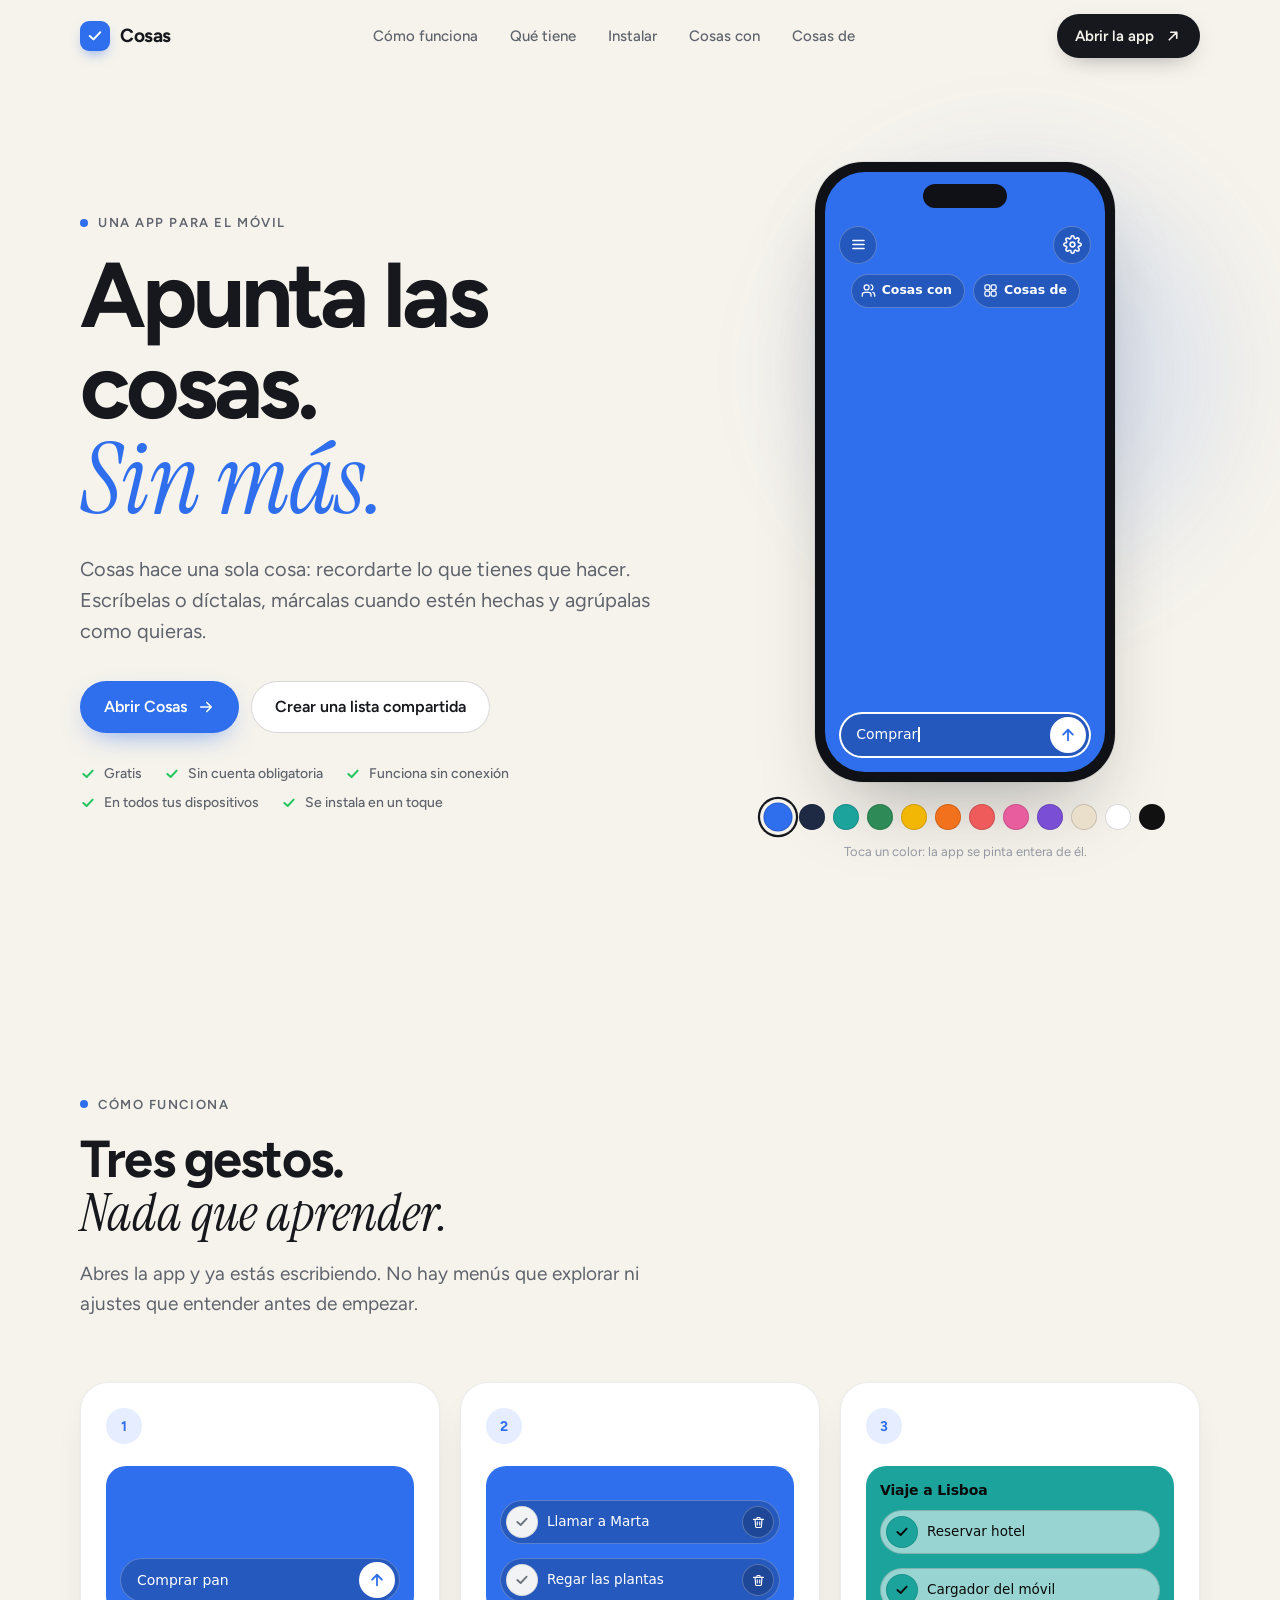
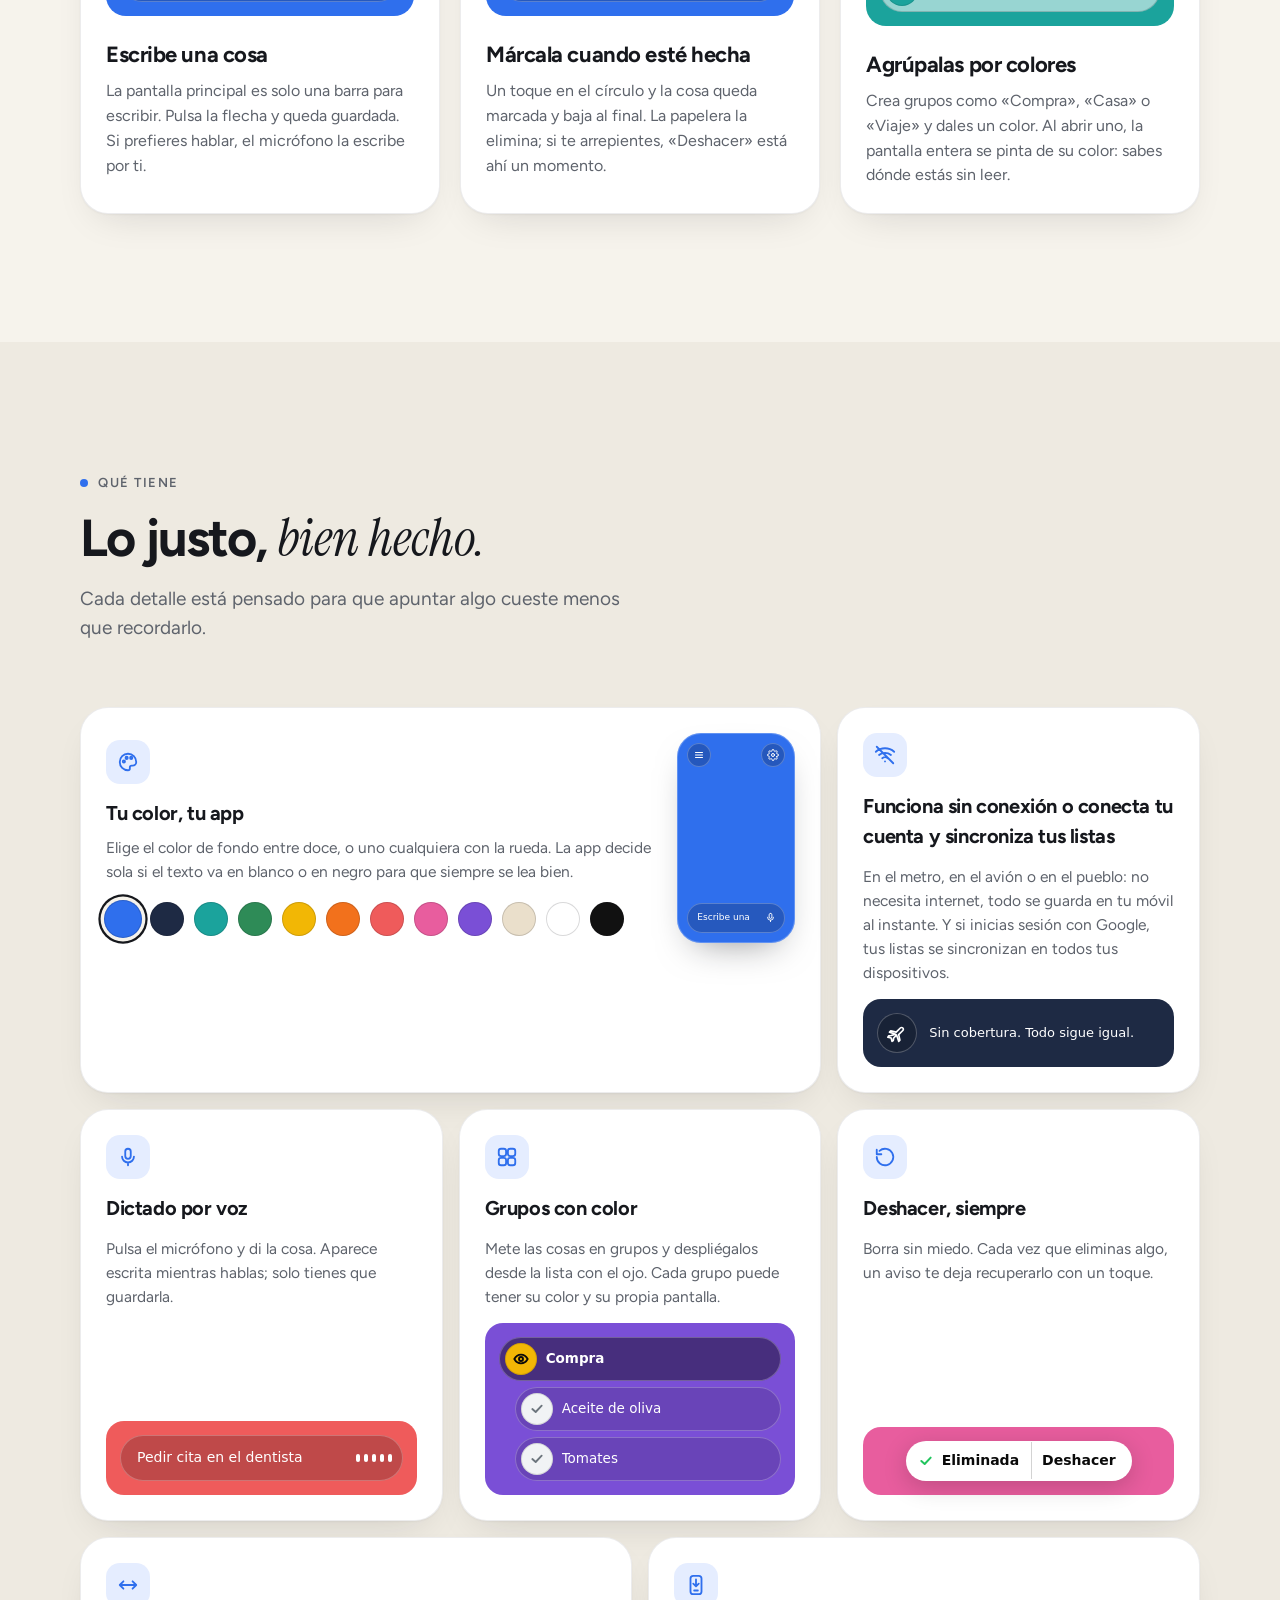
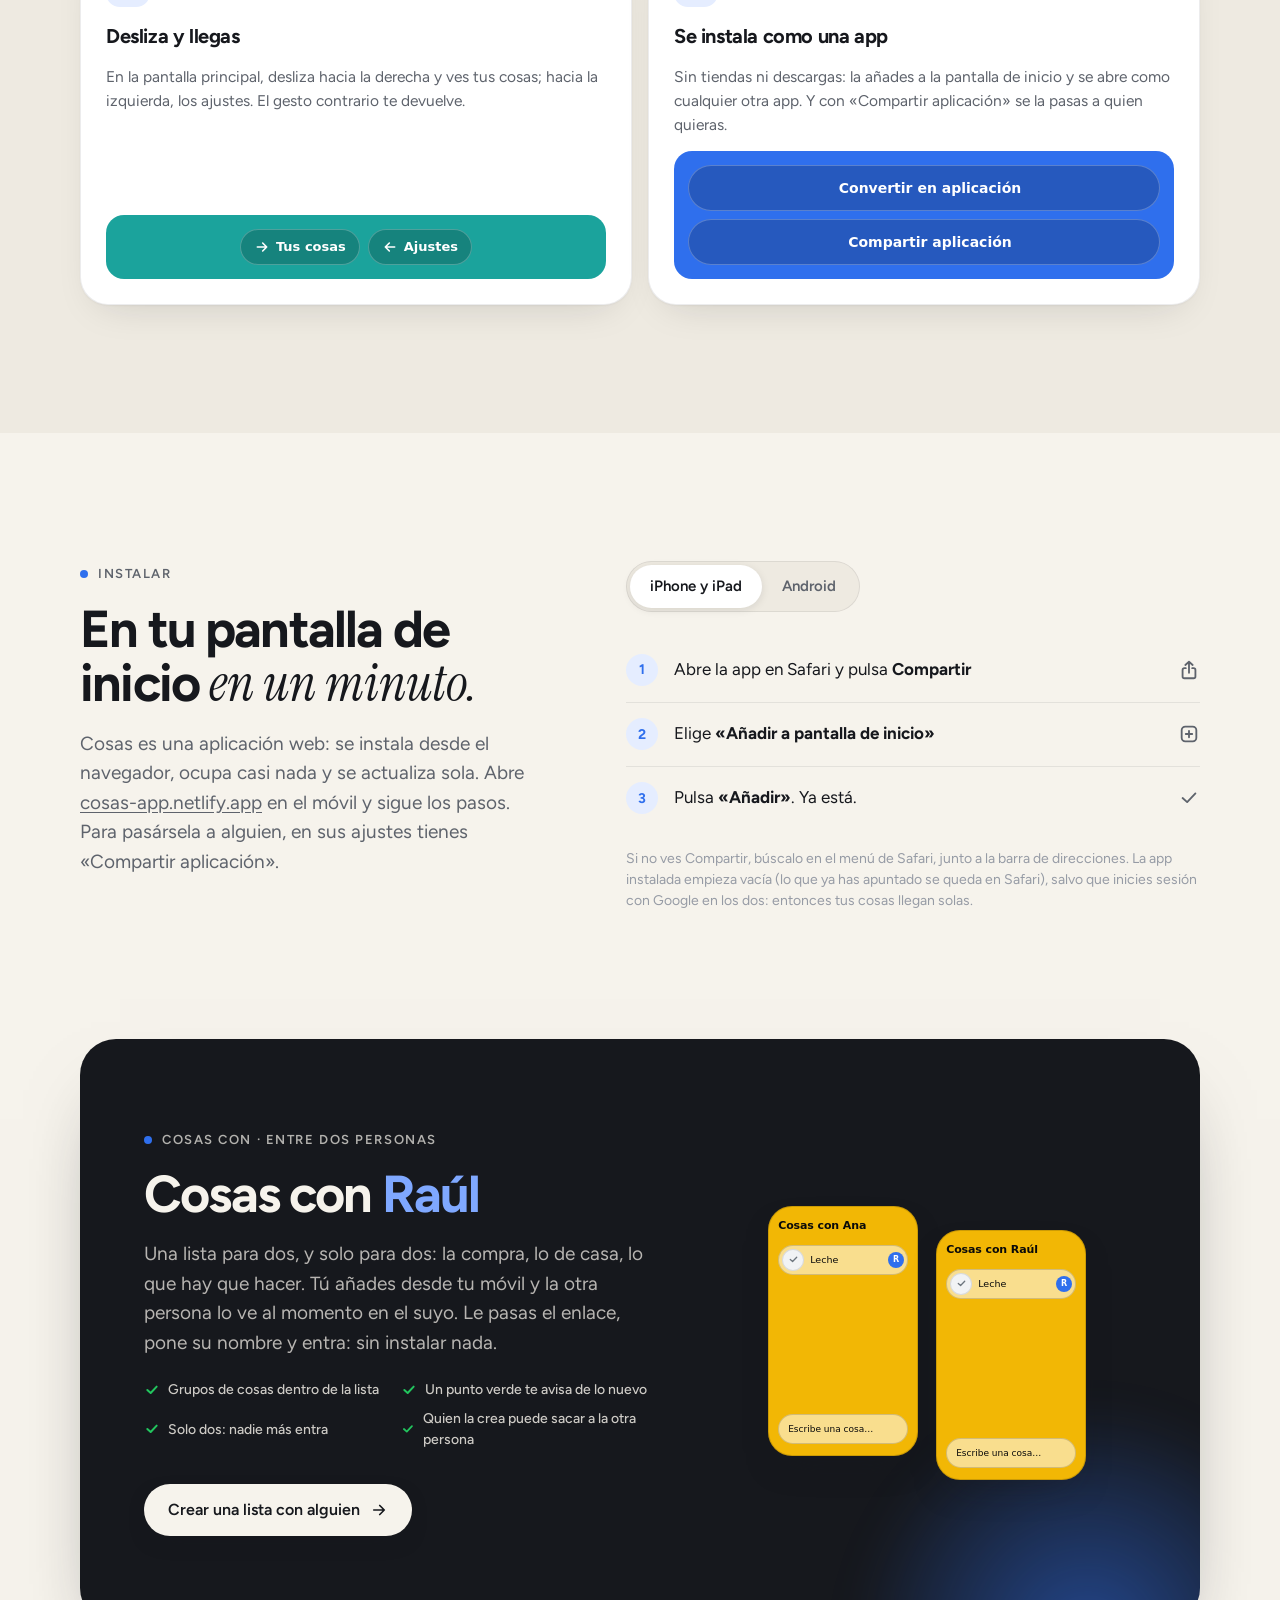
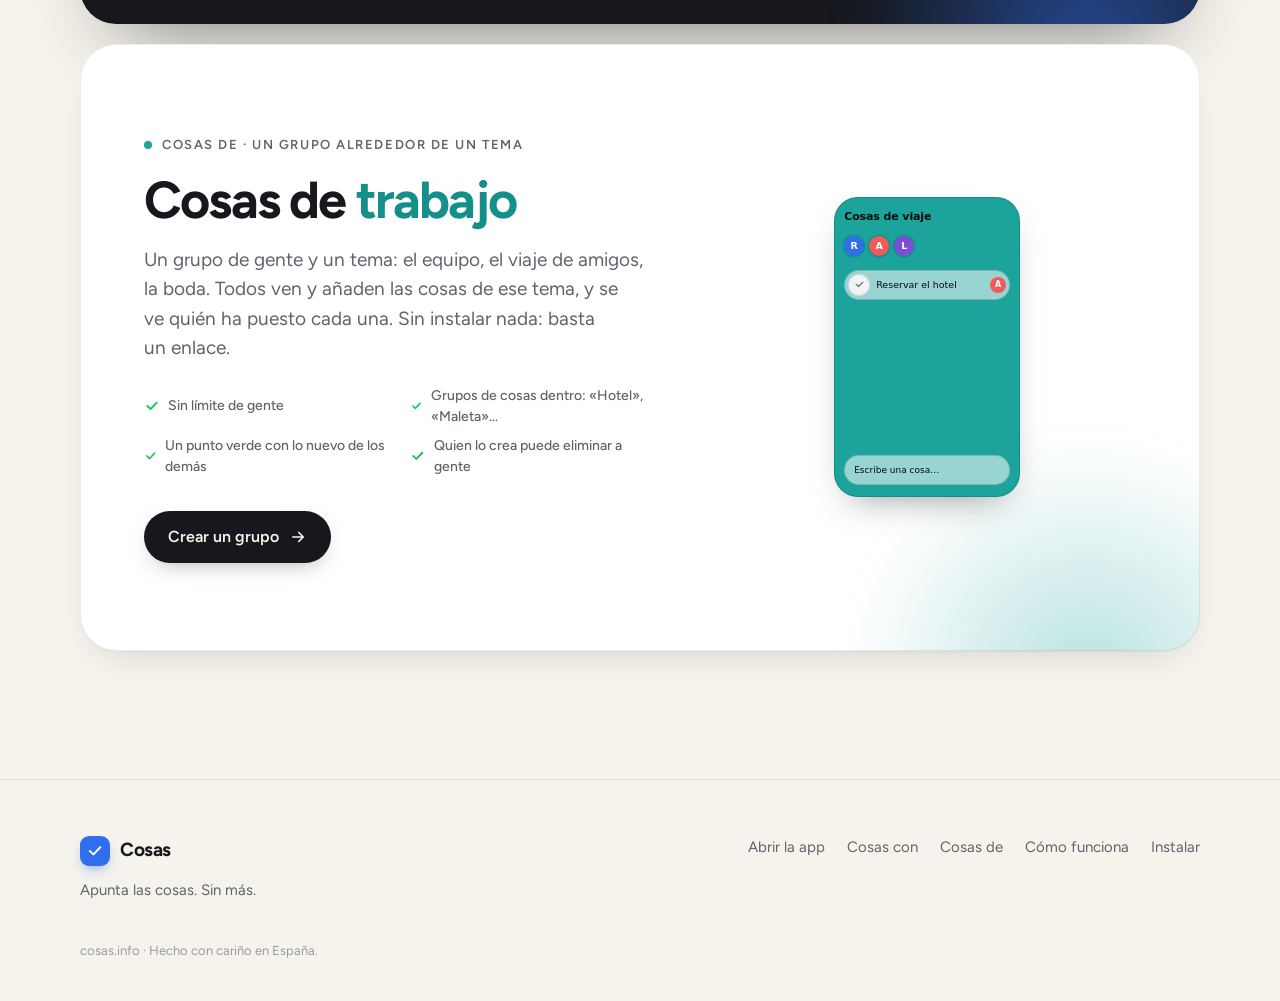
<file: index.html>
<!DOCTYPE html>
<html lang="es">
<head>
  <meta charset="UTF-8">
  <meta name="viewport" content="width=device-width, initial-scale=1, viewport-fit=cover">
  <title>Cosas · Apunta las cosas. Sin más.</title>
  <meta name="description" content="Cosas es una app sencilla para apuntar lo que tienes que hacer: escribe o dicta, marca lo hecho y agrúpalo por colores. Gratis y sin conexión; si quieres, con tu cuenta de Google en todos tus dispositivos. Con «Cosas con» y «Cosas de» creas listas compartidas en tiempo real.">
  <meta name="theme-color" content="#F6F3EC" media="(prefers-color-scheme: light)">
  <meta name="theme-color" content="#111317" media="(prefers-color-scheme: dark)">
  <link rel="canonical" href="https://cosas.info/">
  <meta property="og:type" content="website">
  <meta property="og:title" content="Cosas · Apunta las cosas. Sin más.">
  <meta property="og:description" content="Una app sencilla para apuntar lo que tienes que hacer. Gratis, sin conexión y, si quieres, en todos tus dispositivos. Y con «Cosas con» y «Cosas de», listas compartidas en tiempo real.">
  <meta property="og:url" content="https://cosas.info/">
  <meta property="og:image" content="https://cosas.info/icons/og.png?v=2">
  <meta property="og:locale" content="es_ES">
  <meta name="twitter:card" content="summary_large_image">
  <link rel="icon" href="icons/favicon.svg" type="image/svg+xml">
  <link rel="apple-touch-icon" href="icons/apple-touch-icon.png">
  <link rel="preconnect" href="https://fonts.googleapis.com">
  <link rel="preconnect" href="https://fonts.gstatic.com" crossorigin>
  <link rel="stylesheet" href="https://fonts.googleapis.com/css2?family=Figtree:ital,wght@0,400..800;1,400..800&family=Instrument+Serif:ital@0;1&display=swap">
  <link rel="stylesheet" href="css/base.css">
  <link rel="stylesheet" href="css/landing.css?v=3">
</head>
<body>

  <header class="cabecera" id="cabecera">
    <div class="cabecera-interior">
      <a class="marca" href="./" aria-label="Cosas, inicio">
        <span class="marca-icono" aria-hidden="true">
          <svg viewBox="0 0 24 24" fill="none" stroke="currentColor" stroke-linecap="round" stroke-linejoin="round"><path d="M19 7 10 16.5 5 12"/></svg>
        </span>
        Cosas
      </a>
      <nav class="menu" aria-label="Secciones">
        <a href="#como-funciona">Cómo funciona</a>
        <a href="#caracteristicas">Qué tiene</a>
        <a href="#instalar">Instalar</a>
        <a href="#cosas-con">Cosas con</a>
        <a href="#cosas-de">Cosas de</a>
      </nav>
      <a class="boton boton-primario" href="https://cosas-app.netlify.app" target="_blank" rel="noopener">
        Abrir la app
        <svg class="icono" viewBox="0 0 24 24" aria-hidden="true"><path d="M7 17 17 7M9 7h8v8"/></svg>
      </a>
    </div>
  </header>

  <main>

    <!-- ====== Portada ====== -->
    <section class="hero" id="inicio">
      <div class="hero-interior">
        <div class="hero-texto">
          <p class="antetitulo">Una app para el móvil</p>
          <h1 class="hero-titulo">Apunta las cosas.<br><span class="acento">Sin más.</span></h1>
          <p class="hero-entradilla">Cosas hace una sola cosa: recordarte lo que tienes que hacer. Escríbelas o díctalas, márcalas cuando estén hechas y agrúpalas como quieras.</p>
          <div class="hero-acciones">
            <a class="boton boton-azul" href="https://cosas-app.netlify.app" target="_blank" rel="noopener">
              Abrir Cosas
              <svg class="icono" viewBox="0 0 24 24" aria-hidden="true"><path d="M5 12h14M13 6l6 6-6 6"/></svg>
            </a>
            <a class="boton boton-secundario" href="con/">Crear una lista compartida</a>
          </div>
          <ul class="hero-notas" aria-label="Lo esencial">
            <li><svg class="icono" viewBox="0 0 24 24" aria-hidden="true"><path d="M19 7 10 16.5 5 12"/></svg>Gratis</li>
            <li><svg class="icono" viewBox="0 0 24 24" aria-hidden="true"><path d="M19 7 10 16.5 5 12"/></svg>Sin cuenta obligatoria</li>
            <li><svg class="icono" viewBox="0 0 24 24" aria-hidden="true"><path d="M19 7 10 16.5 5 12"/></svg>Funciona sin conexión</li>
            <li><svg class="icono" viewBox="0 0 24 24" aria-hidden="true"><path d="M19 7 10 16.5 5 12"/></svg>En todos tus dispositivos</li>
            <li><svg class="icono" viewBox="0 0 24 24" aria-hidden="true"><path d="M19 7 10 16.5 5 12"/></svg>Se instala en un toque</li>
          </ul>
        </div>

        <div class="hero-visual">
          <div class="telefono" data-telefono data-tono="oscuro" data-pantalla="inicio" aria-label="Demostración de la app Cosas: se escribe una cosa, se guarda, se abre la lista y se marca como hecha" role="img">
            <div class="pantalla">

              <!-- Pantalla principal: dos botones y la barra de escribir, como en la app. -->
              <div class="tel-vista tel-vista-inicio" aria-hidden="true">
                <div class="tel-esquinas">
                  <span class="tel-redondo" id="demo-boton-lista"><svg viewBox="0 0 24 24"><path d="M5 7h14M5 12h14M5 17h14"/></svg></span>
                  <span class="tel-redondo"><svg viewBox="0 0 24 24"><circle cx="12" cy="12" r="3"/><path d="M19.4 15a1.65 1.65 0 0 0 .33 1.82l.06.06a2 2 0 0 1 0 2.83 2 2 0 0 1-2.83 0l-.06-.06a1.65 1.65 0 0 0-1.82-.33 1.65 1.65 0 0 0-1 1.51V21a2 2 0 0 1-2 2 2 2 0 0 1-2-2v-.09A1.65 1.65 0 0 0 9 19.4a1.65 1.65 0 0 0-1.82.33l-.06.06a2 2 0 0 1-2.83 0 2 2 0 0 1 0-2.83l.06-.06a1.65 1.65 0 0 0 .33-1.82 1.65 1.65 0 0 0-1.51-1H3a2 2 0 0 1-2-2 2 2 0 0 1 2-2h.09A1.65 1.65 0 0 0 4.6 9a1.65 1.65 0 0 0-.33-1.82l-.06-.06a2 2 0 0 1 0-2.83 2 2 0 0 1 2.83 0l.06.06a1.65 1.65 0 0 0 1.82.33H9a1.65 1.65 0 0 0 1-1.51V3a2 2 0 0 1 2-2 2 2 0 0 1 2 2v.09a1.65 1.65 0 0 0 1 1.51 1.65 1.65 0 0 0 1.82-.33l.06-.06a2 2 0 0 1 2.83 0 2 2 0 0 1 0 2.83l-.06.06a1.65 1.65 0 0 0-.33 1.82V9a1.65 1.65 0 0 0 1.51 1H21a2 2 0 0 1 2 2 2 2 0 0 1-2 2h-.09a1.65 1.65 0 0 0-1.51 1z"/></svg></span>
                </div>
                <!-- Los accesos directos a Cosas con y Cosas de, como en la pantalla de inicio de la app. -->
                <div class="tel-accesos">
                  <span class="tel-acceso"><svg viewBox="0 0 24 24"><path d="M16 21v-2a4 4 0 0 0-4-4H6a4 4 0 0 0-4 4v2"/><circle cx="9" cy="7" r="4"/><path d="M22 21v-2a4 4 0 0 0-3-3.9M16 3.1a4 4 0 0 1 0 7.8"/></svg>Cosas con</span>
                  <span class="tel-acceso"><svg viewBox="0 0 24 24"><rect x="3" y="3" width="8" height="8" rx="2.5"/><rect x="13" y="3" width="8" height="8" rx="2.5"/><rect x="3" y="13" width="8" height="8" rx="2.5"/><rect x="13" y="13" width="8" height="8" rx="2.5"/></svg>Cosas de</span>
                </div>
                <div class="tel-toast tel-toast-arriba" id="demo-toast-inicio"><svg viewBox="0 0 24 24"><path d="M19 7 10 16.5 5 12"/></svg><span>Guardado</span></div>
                <div class="tel-barra">
                  <div class="tel-pildora" id="demo-pildora">
                    <span class="tel-campo" id="demo-campo"></span>
                    <span class="tel-ranura">
                      <span class="tel-micro" id="demo-micro"><svg viewBox="0 0 24 24"><rect x="9" y="3" width="6" height="11" rx="3"/><path d="M5.5 11.5a6.5 6.5 0 0 0 13 0M12 18v3"/></svg></span>
                      <span class="tel-enviar" id="demo-enviar"><svg viewBox="0 0 24 24"><path d="M12 19V5M5.5 11.5 12 5l6.5 6.5"/></svg></span>
                    </span>
                  </div>
                </div>
              </div>

              <!-- Vista de la lista: cabecera con «Volver», las cosas y la barra «Crear grupo de cosas». -->
              <div class="tel-vista tel-vista-lista" aria-hidden="true">
                <div class="tel-cabecera">
                  <span class="tel-redondo" id="demo-boton-volver"><svg viewBox="0 0 24 24"><path d="M19 12H5M11.5 18.5 5 12l6.5-6.5"/></svg></span>
                  <span class="tel-titulo-vista">Cosas</span>
                  <span></span>
                </div>
                <ul class="tel-lista" id="demo-lista"></ul>
                <div class="tel-toast tel-toast-abajo" id="demo-toast-lista"><svg viewBox="0 0 24 24"><path d="M19 7 10 16.5 5 12"/></svg><span>Eliminada</span><b id="demo-deshacer">Deshacer</b></div>
                <div class="tel-barra">
                  <div class="tel-pildora tel-pildora-boton">Crear grupo de cosas</div>
                </div>
              </div>

              <span class="tel-dedo" id="demo-dedo" aria-hidden="true"></span>
            </div>
          </div>
          <div class="muestras" data-muestras role="group" aria-label="Color de fondo de la app">
            <button class="muestra" style="--muestra:#2F6FED" data-color="#2F6FED" aria-label="Azul" aria-pressed="true"></button>
            <button class="muestra" style="--muestra:#1E2A44" data-color="#1E2A44" aria-label="Azul noche" aria-pressed="false"></button>
            <button class="muestra" style="--muestra:#1BA39C" data-color="#1BA39C" aria-label="Turquesa" aria-pressed="false"></button>
            <button class="muestra" style="--muestra:#2E8B57" data-color="#2E8B57" aria-label="Verde" aria-pressed="false"></button>
            <button class="muestra" style="--muestra:#F2B705" data-color="#F2B705" aria-label="Amarillo" aria-pressed="false"></button>
            <button class="muestra" style="--muestra:#F2711C" data-color="#F2711C" aria-label="Naranja" aria-pressed="false"></button>
            <button class="muestra" style="--muestra:#EF5B5B" data-color="#EF5B5B" aria-label="Coral" aria-pressed="false"></button>
            <button class="muestra" style="--muestra:#E85D9E" data-color="#E85D9E" aria-label="Rosa" aria-pressed="false"></button>
            <button class="muestra" style="--muestra:#7A4FD6" data-color="#7A4FD6" aria-label="Morado" aria-pressed="false"></button>
            <button class="muestra" style="--muestra:#EADFCB" data-color="#EADFCB" aria-label="Arena" aria-pressed="false"></button>
            <button class="muestra" style="--muestra:#FFFFFF" data-color="#FFFFFF" aria-label="Blanco" aria-pressed="false"></button>
            <button class="muestra" style="--muestra:#111111" data-color="#111111" aria-label="Negro" aria-pressed="false"></button>
            <p class="muestras-nota">Toca un color: la app se pinta entera de él.</p>
          </div>
        </div>
      </div>
    </section>

    <!-- ====== Cómo funciona ====== -->
    <section class="seccion" id="como-funciona">
      <div class="seccion-interior">
        <p class="antetitulo revelar">Cómo funciona</p>
        <h2 class="titulo-seccion revelar" style="--retardo:.05s">Tres gestos. <span class="acento">Nada que aprender.</span></h2>
        <p class="entradilla revelar" style="--retardo:.1s">Abres la app y ya estás escribiendo. No hay menús que explorar ni ajustes que entender antes de empezar.</p>

        <ol class="pasos">
          <li class="paso revelar">
            <span class="paso-numero" aria-hidden="true"></span>
            <div class="paso-pantalla" aria-hidden="true">
              <div class="tel-pildora con-texto">
                <span class="tel-campo">Comprar pan</span>
                <span class="tel-ranura">
                  <span class="tel-micro"><svg viewBox="0 0 24 24"><rect x="9" y="3" width="6" height="11" rx="3"/><path d="M5.5 11.5a6.5 6.5 0 0 0 13 0M12 18v3"/></svg></span>
                  <span class="tel-enviar"><svg viewBox="0 0 24 24"><path d="M12 19V5M5.5 11.5 12 5l6.5 6.5"/></svg></span>
                </span>
              </div>
            </div>
            <div>
              <h3>Escribe una cosa</h3>
              <p>La pantalla principal es solo una barra para escribir. Pulsa la flecha y queda guardada. Si prefieres hablar, el micrófono la escribe por ti.</p>
            </div>
          </li>
          <li class="paso revelar" style="--retardo:.1s">
            <span class="paso-numero" aria-hidden="true"></span>
            <div class="paso-pantalla" aria-hidden="true">
              <div class="tel-fila marcable">
                <span class="tel-check"><svg viewBox="0 0 24 24"><path d="M19 7 10 16.5 5 12"/></svg></span>
                <span class="tel-texto">Llamar a Marta</span>
                <span class="tel-borrar"><svg viewBox="0 0 24 24"><path d="M4 7h16M9.5 7V5a1 1 0 0 1 1-1h3a1 1 0 0 1 1 1v2M6.5 7l.8 11.2a2 2 0 0 0 2 1.8h5.4a2 2 0 0 0 2-1.8L17.5 7M10 11v5M14 11v5"/></svg></span>
              </div>
              <div class="tel-fila">
                <span class="tel-check"><svg viewBox="0 0 24 24"><path d="M19 7 10 16.5 5 12"/></svg></span>
                <span class="tel-texto">Regar las plantas</span>
                <span class="tel-borrar"><svg viewBox="0 0 24 24"><path d="M4 7h16M9.5 7V5a1 1 0 0 1 1-1h3a1 1 0 0 1 1 1v2M6.5 7l.8 11.2a2 2 0 0 0 2 1.8h5.4a2 2 0 0 0 2-1.8L17.5 7M10 11v5M14 11v5"/></svg></span>
              </div>
            </div>
            <div>
              <h3>Márcala cuando esté hecha</h3>
              <p>Un toque en el círculo y la cosa queda marcada y baja al final. La papelera la elimina; si te arrepientes, «Deshacer» está ahí un momento.</p>
            </div>
          </li>
          <li class="paso revelar" style="--retardo:.2s">
            <span class="paso-numero" aria-hidden="true"></span>
            <div class="paso-pantalla grupo" aria-hidden="true">
              <p class="tel-titulo">Viaje a Lisboa</p>
              <div class="tel-fila">
                <span class="tel-check"><svg viewBox="0 0 24 24"><path d="M19 7 10 16.5 5 12"/></svg></span>
                <span class="tel-texto">Reservar hotel</span>
              </div>
              <div class="tel-fila">
                <span class="tel-check"><svg viewBox="0 0 24 24"><path d="M19 7 10 16.5 5 12"/></svg></span>
                <span class="tel-texto">Cargador del móvil</span>
              </div>
            </div>
            <div>
              <h3>Agrúpalas por colores</h3>
              <p>Crea grupos como «Compra», «Casa» o «Viaje» y dales un color. Al abrir uno, la pantalla entera se pinta de su color: sabes dónde estás sin leer.</p>
            </div>
          </li>
        </ol>
      </div>
    </section>

    <!-- ====== Características ====== -->
    <section class="seccion caracteristicas" id="caracteristicas">
      <div class="seccion-interior">
        <p class="antetitulo revelar">Qué tiene</p>
        <h2 class="titulo-seccion revelar" style="--retardo:.05s">Lo justo, <span class="acento">bien hecho.</span></h2>
        <p class="entradilla revelar" style="--retardo:.1s">Cada detalle está pensado para que apuntar algo cueste menos que recordarlo.</p>

        <div class="rejilla">
          <article class="tarjeta tarjeta-4 tarjeta-color revelar">
            <div class="tarjeta-color-cuerpo">
              <div>
                <span class="tarjeta-icono"><svg class="icono" viewBox="0 0 24 24" aria-hidden="true"><path d="M12 3a9 9 0 1 0 0 18c1.2 0 2-.9 2-2v-1a2 2 0 0 1 2-2h1a4 4 0 0 0 4-4c0-5-4-9-9-9z"/><circle cx="7.5" cy="11.5" r="1.2"/><circle cx="10.5" cy="7.5" r="1.2"/><circle cx="15.5" cy="7.5" r="1.2"/></svg></span>
                <h3 style="margin-top:14px">Tu color, tu app</h3>
                <p style="margin-top:8px">Elige el color de fondo entre doce, o uno cualquiera con la rueda. La app decide sola si el texto va en blanco o en negro para que siempre se lea bien.</p>
                <div class="muestras" data-muestras role="group" aria-label="Color de fondo de la app" style="margin-top:18px">
                  <button class="muestra" style="--muestra:#2F6FED" data-color="#2F6FED" aria-label="Azul" aria-pressed="true"></button>
                  <button class="muestra" style="--muestra:#1E2A44" data-color="#1E2A44" aria-label="Azul noche" aria-pressed="false"></button>
                  <button class="muestra" style="--muestra:#1BA39C" data-color="#1BA39C" aria-label="Turquesa" aria-pressed="false"></button>
                  <button class="muestra" style="--muestra:#2E8B57" data-color="#2E8B57" aria-label="Verde" aria-pressed="false"></button>
                  <button class="muestra" style="--muestra:#F2B705" data-color="#F2B705" aria-label="Amarillo" aria-pressed="false"></button>
                  <button class="muestra" style="--muestra:#F2711C" data-color="#F2711C" aria-label="Naranja" aria-pressed="false"></button>
                  <button class="muestra" style="--muestra:#EF5B5B" data-color="#EF5B5B" aria-label="Coral" aria-pressed="false"></button>
                  <button class="muestra" style="--muestra:#E85D9E" data-color="#E85D9E" aria-label="Rosa" aria-pressed="false"></button>
                  <button class="muestra" style="--muestra:#7A4FD6" data-color="#7A4FD6" aria-label="Morado" aria-pressed="false"></button>
                  <button class="muestra" style="--muestra:#EADFCB" data-color="#EADFCB" aria-label="Arena" aria-pressed="false"></button>
                  <button class="muestra" style="--muestra:#FFFFFF" data-color="#FFFFFF" aria-label="Blanco" aria-pressed="false"></button>
                  <button class="muestra" style="--muestra:#111111" data-color="#111111" aria-label="Negro" aria-pressed="false"></button>
                </div>
              </div>
              <div class="mini-telefono" data-telefono data-tono="oscuro" aria-hidden="true">
                <div class="tel-esquinas">
                  <span class="tel-redondo"><svg viewBox="0 0 24 24"><path d="M5 7h14M5 12h14M5 17h14"/></svg></span>
                  <span class="tel-redondo"><svg viewBox="0 0 24 24"><circle cx="12" cy="12" r="3"/><path d="M19.4 15a1.65 1.65 0 0 0 .33 1.82l.06.06a2 2 0 0 1 0 2.83 2 2 0 0 1-2.83 0l-.06-.06a1.65 1.65 0 0 0-1.82-.33 1.65 1.65 0 0 0-1 1.51V21a2 2 0 0 1-2 2 2 2 0 0 1-2-2v-.09A1.65 1.65 0 0 0 9 19.4a1.65 1.65 0 0 0-1.82.33l-.06.06a2 2 0 0 1-2.83 0 2 2 0 0 1 0-2.83l.06-.06a1.65 1.65 0 0 0 .33-1.82 1.65 1.65 0 0 0-1.51-1H3a2 2 0 0 1-2-2 2 2 0 0 1 2-2h.09A1.65 1.65 0 0 0 4.6 9a1.65 1.65 0 0 0-.33-1.82l-.06-.06a2 2 0 0 1 0-2.83 2 2 0 0 1 2.83 0l.06.06a1.65 1.65 0 0 0 1.82.33H9a1.65 1.65 0 0 0 1-1.51V3a2 2 0 0 1 2-2 2 2 0 0 1 2 2v.09a1.65 1.65 0 0 0 1 1.51 1.65 1.65 0 0 0 1.82-.33l.06-.06a2 2 0 0 1 2.83 0 2 2 0 0 1 0 2.83l-.06.06a1.65 1.65 0 0 0-.33 1.82V9a1.65 1.65 0 0 0 1.51 1H21a2 2 0 0 1 2 2 2 2 0 0 1-2 2h-.09a1.65 1.65 0 0 0-1.51 1z"/></svg></span>
                </div>
                <div class="tel-pildora">
                  <span class="tel-campo"></span>
                  <span class="tel-ranura"><span class="tel-micro"><svg viewBox="0 0 24 24"><rect x="9" y="3" width="6" height="11" rx="3"/><path d="M5.5 11.5a6.5 6.5 0 0 0 13 0M12 18v3"/></svg></span></span>
                </div>
              </div>
            </div>
          </article>

          <article class="tarjeta tarjeta-2 revelar" style="--retardo:.08s">
            <span class="tarjeta-icono"><svg class="icono" viewBox="0 0 24 24" aria-hidden="true"><path d="M2 8.5a15 15 0 0 1 20 0M5.5 12a10 10 0 0 1 13 0M9 15.5a5 5 0 0 1 6 0M12 19h.01M3 3l18 18"/></svg></span>
            <h3>Funciona sin conexión o conecta tu cuenta y sincroniza tus listas</h3>
            <p>En el metro, en el avión o en el pueblo: no necesita internet, todo se guarda en tu móvil al instante. Y si inicias sesión con Google, tus listas se sincronizan en todos tus dispositivos.</p>
            <div class="escena escena-offline" aria-hidden="true">
              <span class="avion"><svg class="icono" viewBox="0 0 24 24"><path d="M10.5 13.5 3 11l1.5-1.5L11 11l5-5a2 2 0 1 1 3 3l-5 5 1.5 6.5L14 22l-2.5-7.5L8 18l-.5 3L6 22l-1-4-4-1 1-1.5 3-.5z"/></svg></span>
              <span>Sin cobertura. Todo sigue igual.</span>
            </div>
          </article>

          <article class="tarjeta tarjeta-2 revelar" style="--retardo:.16s">
            <span class="tarjeta-icono"><svg class="icono" viewBox="0 0 24 24" aria-hidden="true"><rect x="9" y="3" width="6" height="11" rx="3"/><path d="M5.5 11.5a6.5 6.5 0 0 0 13 0M12 18v3"/></svg></span>
            <h3>Dictado por voz</h3>
            <p>Pulsa el micrófono y di la cosa. Aparece escrita mientras hablas; solo tienes que guardarla.</p>
            <div class="escena escena-voz" aria-hidden="true">
              <div class="tel-pildora con-texto">
                <span class="tel-campo">Pedir cita en el dentista</span>
                <span class="ondas" style="margin-right:6px"><i style="--i:0"></i><i style="--i:1"></i><i style="--i:2"></i><i style="--i:3"></i><i style="--i:4"></i></span>
              </div>
            </div>
          </article>

          <article class="tarjeta tarjeta-2 revelar" style="--retardo:.2s">
            <span class="tarjeta-icono"><svg class="icono" viewBox="0 0 24 24" aria-hidden="true"><rect x="3" y="3" width="8" height="8" rx="2.5"/><rect x="13" y="3" width="8" height="8" rx="2.5"/><rect x="3" y="13" width="8" height="8" rx="2.5"/><rect x="13" y="13" width="8" height="8" rx="2.5"/></svg></span>
            <h3>Grupos con color</h3>
            <p>Mete las cosas en grupos y despliégalos desde la lista con el ojo. Cada grupo puede tener su color y su propia pantalla.</p>
            <div class="escena escena-grupos" aria-hidden="true">
              <div class="tel-fila grupo-fila" style="--color-grupo:#F2B705">
                <span class="tel-check"><svg viewBox="0 0 24 24"><path d="M2 12s3.5-6.5 10-6.5S22 12 22 12s-3.5 6.5-10 6.5S2 12 2 12z"/><circle cx="12" cy="12" r="3"/></svg></span>
                <span class="tel-texto"><b>Compra</b></span>
              </div>
              <div class="tel-fila anidada">
                <span class="tel-check" style="background:#F1F3F5;color:#6C757D"><svg viewBox="0 0 24 24"><path d="M19 7 10 16.5 5 12"/></svg></span>
                <span class="tel-texto">Aceite de oliva</span>
              </div>
              <div class="tel-fila anidada">
                <span class="tel-check" style="background:#F1F3F5;color:#6C757D"><svg viewBox="0 0 24 24"><path d="M19 7 10 16.5 5 12"/></svg></span>
                <span class="tel-texto">Tomates</span>
              </div>
            </div>
          </article>

          <article class="tarjeta tarjeta-2 revelar" style="--retardo:.24s">
            <span class="tarjeta-icono"><svg class="icono" viewBox="0 0 24 24" aria-hidden="true"><path d="M3 12a9 9 0 1 0 3-6.7"/><path d="M3 4v5h5"/></svg></span>
            <h3>Deshacer, siempre</h3>
            <p>Borra sin miedo. Cada vez que eliminas algo, un aviso te deja recuperarlo con un toque.</p>
            <div class="escena" aria-hidden="true" style="--fondo:#E85D9E; display:flex; justify-content:center">
              <span class="escena-toast"><svg class="icono" viewBox="0 0 24 24"><path d="M19 7 10 16.5 5 12"/></svg>Eliminada<b>Deshacer</b></span>
            </div>
          </article>

          <article class="tarjeta tarjeta-3 revelar" style="--retardo:.28s">
            <span class="tarjeta-icono"><svg class="icono" viewBox="0 0 24 24" aria-hidden="true"><path d="M7 8 3 12l4 4M17 8l4 4-4 4M3 12h18"/></svg></span>
            <h3>Desliza y llegas</h3>
            <p>En la pantalla principal, desliza hacia la derecha y ves tus cosas; hacia la izquierda, los ajustes. El gesto contrario te devuelve.</p>
            <div class="escena escena-gestos" aria-hidden="true">
              <span class="gesto"><svg class="icono" viewBox="0 0 24 24"><path d="M5 12h14M13 6l6 6-6 6"/></svg>Tus cosas</span>
              <span class="gesto"><svg class="icono" viewBox="0 0 24 24"><path d="M19 12H5M11 6l-6 6 6 6"/></svg>Ajustes</span>
            </div>
          </article>

          <article class="tarjeta tarjeta-3 revelar" style="--retardo:.32s">
            <span class="tarjeta-icono"><svg class="icono" viewBox="0 0 24 24" aria-hidden="true"><rect x="6" y="2" width="12" height="20" rx="3"/><path d="M12 6v7M9 10.5l3 3 3-3M10 18h4"/></svg></span>
            <h3>Se instala como una app</h3>
            <p>Sin tiendas ni descargas: la añades a la pantalla de inicio y se abre como cualquier otra app. Y con «Compartir aplicación» se la pasas a quien quieras.</p>
            <div class="escena escena-botones" aria-hidden="true" style="--fondo:#2F6FED">
              <div class="tel-pildora"><span class="tel-campo" style="font-weight:600;text-align:center">Convertir en aplicación</span></div>
              <div class="tel-pildora"><span class="tel-campo" style="font-weight:600;text-align:center">Compartir aplicación</span></div>
            </div>
          </article>
        </div>
      </div>
    </section>

    <!-- ====== Instalar ====== -->
    <section class="seccion" id="instalar">
      <div class="seccion-interior instalar-interior">
        <div>
          <p class="antetitulo revelar">Instalar</p>
          <h2 class="titulo-seccion revelar" style="--retardo:.05s">En tu pantalla de inicio <span class="acento">en un minuto.</span></h2>
          <p class="entradilla revelar" style="--retardo:.1s">Cosas es una aplicación web: se instala desde el navegador, ocupa casi nada y se actualiza sola. Abre <a href="https://cosas-app.netlify.app" target="_blank" rel="noopener" style="text-decoration:underline;text-underline-offset:3px">cosas-app.netlify.app</a> en el móvil y sigue los pasos. Para pasársela a alguien, en sus ajustes tienes «Compartir aplicación».</p>
        </div>
        <div class="revelar" style="--retardo:.15s">
          <div class="pestanas" role="tablist" aria-label="Sistema del móvil">
            <span class="pestana-indicador" aria-hidden="true"></span>
            <button class="pestana" role="tab" id="pestana-iphone" aria-selected="true" aria-controls="panel-iphone">iPhone y iPad</button>
            <button class="pestana" role="tab" id="pestana-android" aria-selected="false" aria-controls="panel-android">Android</button>
          </div>
          <div class="paneles">
            <div class="panel activo" role="tabpanel" id="panel-iphone" aria-labelledby="pestana-iphone">
              <ol class="lista-pasos">
                <li><span>Abre la app en Safari y pulsa <b>Compartir</b></span><svg class="icono" viewBox="0 0 24 24" aria-hidden="true"><path d="M12 15V3M8 6.5 12 3l4 3.5M8.5 10H7a2 2 0 0 0-2 2v7a2 2 0 0 0 2 2h10a2 2 0 0 0 2-2v-7a2 2 0 0 0-2-2h-1.5"/></svg></li>
                <li><span>Elige <b>«Añadir a pantalla de inicio»</b></span><svg class="icono" viewBox="0 0 24 24" aria-hidden="true"><rect x="4" y="4" width="16" height="16" rx="4"/><path d="M12 8.5v7M8.5 12h7"/></svg></li>
                <li><span>Pulsa <b>«Añadir»</b>. Ya está.</span><svg class="icono" viewBox="0 0 24 24" aria-hidden="true"><path d="M19 7 10 16.5 5 12"/></svg></li>
              </ol>
              <p class="instalar-nota">Si no ves Compartir, búscalo en el menú de Safari, junto a la barra de direcciones. La app instalada empieza vacía (lo que ya has apuntado se queda en Safari), salvo que inicies sesión con Google en los dos: entonces tus cosas llegan solas.</p>
            </div>
            <div class="panel" role="tabpanel" id="panel-android" aria-labelledby="pestana-android" hidden>
              <ol class="lista-pasos">
                <li><span>Abre la app en Chrome y toca el menú <b>⋮</b></span><svg class="icono" viewBox="0 0 24 24" aria-hidden="true" style="stroke-width:3"><path d="M12 5h.01M12 12h.01M12 19h.01"/></svg></li>
                <li><span>Elige <b>«Instalar aplicación»</b> o «Añadir a pantalla de inicio»</span><svg class="icono" viewBox="0 0 24 24" aria-hidden="true"><rect x="4" y="4" width="16" height="16" rx="4"/><path d="M12 8.5v7M8.5 12h7"/></svg></li>
                <li><span>Confirma. Ya está.</span><svg class="icono" viewBox="0 0 24 24" aria-hidden="true"><path d="M19 7 10 16.5 5 12"/></svg></li>
              </ol>
              <p class="instalar-nota">Dentro de la app, en Ajustes, el botón «Convertir en aplicación» te lleva al mismo sitio. Si en el menú pone «Abrir Cosas», ya la tienes instalada.</p>
            </div>
          </div>
        </div>
      </div>
    </section>

    <!-- ====== Cosas con ====== -->
    <section class="seccion seccion-junta" id="cosas-con">
      <div class="seccion-interior">
        <div class="con-anuncio revelar">
          <div class="con-anuncio-interior">
            <div>
              <p class="antetitulo">Cosas con · entre dos personas</p>
              <h2 class="titulo-seccion">Cosas con <span class="nombre-rotando" aria-live="off"><span class="activo">Raúl</span><span>mamá</span><span>Lucía</span><span>los del piso</span></span></h2>
              <p class="entradilla">Una lista para dos, y solo para dos: la compra, lo de casa, lo que hay que hacer. Tú añades desde tu móvil y la otra persona lo ve al momento en el suyo. Le pasas el enlace, pone su nombre y entra: sin instalar nada.</p>
              <ul class="hero-notas anuncio-notas" aria-label="Qué tiene">
                <li><svg class="icono" viewBox="0 0 24 24" aria-hidden="true"><path d="M19 7 10 16.5 5 12"/></svg>Grupos de cosas dentro de la lista</li>
                <li><svg class="icono" viewBox="0 0 24 24" aria-hidden="true"><path d="M19 7 10 16.5 5 12"/></svg>Un punto verde te avisa de lo nuevo</li>
                <li><svg class="icono" viewBox="0 0 24 24" aria-hidden="true"><path d="M19 7 10 16.5 5 12"/></svg>Solo dos: nadie más entra</li>
                <li><svg class="icono" viewBox="0 0 24 24" aria-hidden="true"><path d="M19 7 10 16.5 5 12"/></svg>Quien la crea puede sacar a la otra persona</li>
              </ul>
              <div class="hero-acciones">
                <a class="boton boton-primario" href="con/">
                  Crear una lista con alguien
                  <svg class="icono" viewBox="0 0 24 24" aria-hidden="true"><path d="M5 12h14M13 6l6 6-6 6"/></svg>
                </a>
              </div>
            </div>
            <div class="con-demo" aria-hidden="true" id="con-demo">
              <div class="mini-telefono" data-tono="claro">
                <p class="tel-titulo">Cosas con Ana</p>
                <div class="tel-lista-con"></div>
                <div class="tel-pildora"><span class="tel-campo"></span></div>
              </div>
              <div class="mini-telefono" data-tono="claro">
                <p class="tel-titulo">Cosas con Raúl</p>
                <div class="tel-lista-con"></div>
                <div class="tel-pildora"><span class="tel-campo"></span></div>
              </div>
            </div>
          </div>
        </div>
      </div>
    </section>

    <!-- ====== Cosas de ====== -->
    <section class="seccion" id="cosas-de" style="padding-top:0">
      <div class="seccion-interior">
        <div class="con-anuncio anuncio-de revelar">
          <div class="con-anuncio-interior">
            <div>
              <p class="antetitulo">Cosas de · un grupo alrededor de un tema</p>
              <h2 class="titulo-seccion">Cosas de <span class="nombre-rotando" aria-live="off"><span class="activo">trabajo</span><span>viaje</span><span>la boda</span><span>clase</span></span></h2>
              <p class="entradilla">Un grupo de gente y un tema: el equipo, el viaje de amigos, la boda. Todos ven y añaden las cosas de ese tema, y se ve quién ha puesto cada una. Sin instalar nada: basta un enlace.</p>
              <ul class="hero-notas anuncio-notas" aria-label="Qué tiene">
                <li><svg class="icono" viewBox="0 0 24 24" aria-hidden="true"><path d="M19 7 10 16.5 5 12"/></svg>Sin límite de gente</li>
                <li><svg class="icono" viewBox="0 0 24 24" aria-hidden="true"><path d="M19 7 10 16.5 5 12"/></svg>Grupos de cosas dentro: «Hotel», «Maleta»…</li>
                <li><svg class="icono" viewBox="0 0 24 24" aria-hidden="true"><path d="M19 7 10 16.5 5 12"/></svg>Un punto verde con lo nuevo de los demás</li>
                <li><svg class="icono" viewBox="0 0 24 24" aria-hidden="true"><path d="M19 7 10 16.5 5 12"/></svg>Quien lo crea puede eliminar a gente</li>
              </ul>
              <div class="hero-acciones">
                <a class="boton boton-primario" href="de/">
                  Crear un grupo
                  <svg class="icono" viewBox="0 0 24 24" aria-hidden="true"><path d="M5 12h14M13 6l6 6-6 6"/></svg>
                </a>
              </div>
            </div>
            <div class="con-demo de-demo" aria-hidden="true" id="de-demo">
              <div class="mini-telefono" data-tono="claro">
                <p class="tel-titulo">Cosas de viaje</p>
                <div class="tel-miembros"><span class="con-avatar" style="--avatar:#2F6FED">R</span><span class="con-avatar" style="--avatar:#EF5B5B">A</span><span class="con-avatar" style="--avatar:#7A4FD6">L</span></div>
                <div class="tel-lista-con"></div>
                <div class="tel-pildora"><span class="tel-campo"></span></div>
              </div>
            </div>
          </div>
        </div>
      </div>
    </section>

  </main>

  <footer class="pie">
    <div class="pie-interior">
      <div>
        <a class="marca" href="./">
          <span class="marca-icono" aria-hidden="true"><svg viewBox="0 0 24 24" fill="none" stroke="currentColor" stroke-linecap="round" stroke-linejoin="round"><path d="M19 7 10 16.5 5 12"/></svg></span>
          Cosas
        </a>
        <p class="pie-lema">Apunta las cosas. Sin más.</p>
      </div>
      <nav class="pie-enlaces" aria-label="Pie">
        <a href="https://cosas-app.netlify.app" target="_blank" rel="noopener">Abrir la app</a>
        <a href="con/">Cosas con</a>
        <a href="de/">Cosas de</a>
        <a href="#como-funciona">Cómo funciona</a>
        <a href="#instalar">Instalar</a>
      </nav>
      <p class="pie-nota">cosas.info · Hecho con cariño en España.</p>
    </div>
  </footer>

  <script src="js/landing.js" defer></script>
</body>
</html>
</file>
<file: css/base.css>
/* cosas.info · base
   Tokens, reset y piezas comunes a toda la web (cabecera, botones, pie).
   Un papel cálido de fondo, tinta casi negra y el azul de la app como único acento. */

:root {
  --fuente: "Figtree", system-ui, -apple-system, "Segoe UI", Roboto, "Helvetica Neue", Arial, sans-serif;
  --fuente-acento: "Instrument Serif", "Iowan Old Style", "Palatino Linotype", Georgia, serif;

  --papel: #F6F3EC;
  --papel-2: #EEEAE1;
  --superficie: #FFFFFF;
  --tinta: #16181D;
  --tinta-2: #5E636C;
  --tinta-3: #969BA5;
  --filete: rgba(22, 24, 29, .08);
  --filete-2: rgba(22, 24, 29, .16);

  --azul: #2F6FED;
  --azul-texto: #2F6FED; /* El azul cuando es texto o icono: en oscuro se aclara para que se lea. */
  --turquesa-texto: #158F89;
  --azul-oscuro: #245BC7;
  --azul-suave: #E5EDFF;
  --verde: #22C55E;

  /* La paleta de la app. */
  --c-azul: #2F6FED; --c-noche: #1E2A44; --c-turquesa: #1BA39C; --c-verde: #2E8B57;
  --c-amarillo: #F2B705; --c-naranja: #F2711C; --c-coral: #EF5B5B; --c-rosa: #E85D9E;
  --c-morado: #7A4FD6; --c-arena: #EADFCB; --c-blanco: #FFFFFF; --c-negro: #111111;

  --sombra-suave: 0 1px 2px rgba(22, 24, 29, .04), 0 16px 40px -20px rgba(22, 24, 29, .18);
  --sombra-telefono: 0 40px 80px -30px rgba(22, 24, 29, .35), 0 0 0 1px rgba(22, 24, 29, .06);

  --radio: 28px;
  --radio-m: 22px;
  --radio-s: 14px;

  --suave: cubic-bezier(.2, .8, .2, 1);
  --rapido: .18s;
  --medio: .32s;
  --lento: .7s;

  --ancho: 1120px;
  --margen: clamp(16px, 4vw, 40px);

  color-scheme: light;
}

@media (prefers-color-scheme: dark) {
  :root:not([data-theme="light"]) {
    --papel: #111317;
    --papel-2: #171A1F;
    --superficie: #1C1F25;
    --tinta: #F2F0EA;
    --tinta-2: #A9ADB5;
    --tinta-3: #8A8F99;
    --filete: rgba(242, 240, 234, .09);
    --filete-2: rgba(242, 240, 234, .18);
    --azul-texto: #7FA8FF;
    --turquesa-texto: #4FD8CF;
    --azul-suave: #1B2A4D;
    --sombra-suave: 0 1px 2px rgba(0, 0, 0, .3), 0 16px 40px -20px rgba(0, 0, 0, .6);
    --sombra-telefono: 0 40px 80px -30px rgba(0, 0, 0, .8), 0 0 0 1px rgba(255, 255, 255, .08);
    color-scheme: dark;
  }
}

:root[data-theme="dark"] {
  --papel: #111317;
  --papel-2: #171A1F;
  --superficie: #1C1F25;
  --tinta: #F2F0EA;
  --tinta-2: #A9ADB5;
  --tinta-3: #8A8F99;
  --filete: rgba(242, 240, 234, .09);
  --filete-2: rgba(242, 240, 234, .18);
  --azul-texto: #7FA8FF;
  --turquesa-texto: #4FD8CF;
  --azul-suave: #1B2A4D;
  --sombra-suave: 0 1px 2px rgba(0, 0, 0, .3), 0 16px 40px -20px rgba(0, 0, 0, .6);
  --sombra-telefono: 0 40px 80px -30px rgba(0, 0, 0, .8), 0 0 0 1px rgba(255, 255, 255, .08);
  color-scheme: dark;
}

/* ---------- Reset ---------- */

*, *::before, *::after { box-sizing: border-box; }

html {
  background: var(--papel);
  color: var(--tinta);
  font-family: var(--fuente);
  font-size: 100%;
  line-height: 1.5;
  -webkit-text-size-adjust: 100%;
  text-size-adjust: 100%;
  -webkit-font-smoothing: antialiased;
  -moz-osx-font-smoothing: grayscale;
  -webkit-tap-highlight-color: transparent;
  scroll-behavior: smooth;
}

/* Color y tipografía también en body: si el sitio se incrusta en otra página que fija los
   suyos en body (un visor, un artefacto), los títulos siguen tomando la tinta del tema. */
body {
  margin: 0;
  min-height: 100vh;
  min-height: 100dvh;
  background: var(--papel);
  color: var(--tinta);
  font-family: var(--fuente);
  font-size: 1rem;
  line-height: 1.5;
  overflow-x: hidden;
}

h1, h2, h3, h4, p, ul, ol, figure { margin: 0; }

ul, ol { padding: 0; list-style: none; }

a { color: inherit; text-decoration: none; }

img, svg { display: block; }

button, input {
  font: inherit;
  color: inherit;
  touch-action: manipulation;
}

button {
  margin: 0;
  padding: 0;
  border: 0;
  background: none;
  cursor: pointer;
  -webkit-user-select: none;
  user-select: none;
}

[hidden] { display: none !important; }

:focus-visible {
  outline: 3px solid var(--azul);
  outline-offset: 3px;
  border-radius: 6px;
}

::selection { background: var(--azul); color: #fff; }

svg.icono {
  width: 22px;
  height: 22px;
  fill: none;
  stroke: currentColor;
  stroke-width: 2;
  stroke-linecap: round;
  stroke-linejoin: round;
  pointer-events: none;
}

.visualmente-oculto {
  position: absolute !important;
  width: 1px; height: 1px;
  margin: -1px; padding: 0;
  overflow: hidden;
  clip: rect(0 0 0 0);
  white-space: nowrap;
  border: 0;
}

/* ---------- Tipografía ---------- */

.acento {
  font-family: var(--fuente-acento);
  font-style: italic;
  font-weight: 400;
  letter-spacing: 0;
}

.antetitulo {
  display: inline-flex;
  align-items: center;
  gap: 10px;
  margin: 0 0 18px;
  color: var(--tinta-2);
  font-size: 13px;
  font-weight: 600;
  letter-spacing: .12em;
  text-transform: uppercase;
}

.antetitulo::before {
  content: "";
  width: 8px; height: 8px;
  border-radius: 50%;
  background: var(--azul);
}

.titulo-seccion {
  max-width: 18ch;
  font-size: clamp(32px, 4.6vw, 52px);
  font-weight: 700;
  line-height: 1.04;
  letter-spacing: -.035em;
  text-wrap: balance;
}

.entradilla {
  max-width: 52ch;
  margin-top: 18px;
  color: var(--tinta-2);
  font-size: clamp(17px, 1.6vw, 19px);
  line-height: 1.55;
  text-wrap: pretty;
}

/* ---------- Botones ---------- */

.boton {
  display: inline-flex;
  align-items: center;
  justify-content: center;
  gap: 10px;
  min-height: 52px;
  padding: 0 24px;
  border-radius: 26px;
  font-size: 16px;
  font-weight: 600;
  line-height: 1;
  white-space: nowrap;
  transition: transform var(--rapido) var(--suave), background-color var(--rapido) ease, box-shadow var(--rapido) ease, color var(--rapido) ease;
}

.boton:active { transform: scale(.97); }

.boton-primario {
  background: var(--tinta);
  color: var(--papel);
  box-shadow: 0 8px 24px -12px rgba(22, 24, 29, .5);
}

.boton-primario:hover { background: var(--azul); color: #fff; box-shadow: 0 10px 28px -12px rgba(47, 111, 237, .7); }

.boton-azul {
  background: var(--azul);
  color: #fff;
  box-shadow: 0 10px 28px -12px rgba(47, 111, 237, .7);
}

.boton-azul:hover { background: var(--azul-oscuro); }

.boton-secundario {
  background: var(--superficie);
  color: var(--tinta);
  box-shadow: inset 0 0 0 1px var(--filete-2);
}

.boton-secundario:hover { box-shadow: inset 0 0 0 1px var(--tinta); }

.boton-fantasma {
  color: var(--tinta);
  box-shadow: inset 0 0 0 1px var(--filete-2);
}

.boton-fantasma:hover { background: var(--superficie); }

.boton:disabled {
  opacity: .45;
  cursor: default;
  transform: none;
  box-shadow: none;
}

.boton .icono { width: 18px; height: 18px; stroke-width: 2.2; }

.boton-icono {
  display: grid;
  place-items: center;
  width: 48px;
  height: 48px;
  border-radius: 50%;
  color: var(--tinta);
  box-shadow: inset 0 0 0 1px var(--filete-2);
  transition: background-color var(--rapido) ease, transform var(--rapido) var(--suave);
}

.boton-icono:hover { background: var(--superficie); }
.boton-icono:active { transform: scale(.92); }

/* ---------- Cabecera ---------- */

.cabecera {
  position: sticky;
  top: env(safe-area-inset-top, 0px);
  z-index: 20;
  padding: 14px var(--margen);
  transition: background-color var(--medio) ease, box-shadow var(--medio) ease, backdrop-filter var(--medio) ease;
}

.cabecera.pegada {
  background: color-mix(in srgb, var(--papel) 78%, transparent);
  -webkit-backdrop-filter: saturate(160%) blur(14px);
  backdrop-filter: saturate(160%) blur(14px);
  box-shadow: 0 1px 0 var(--filete);
}

.cabecera-interior {
  display: flex;
  align-items: center;
  justify-content: space-between;
  gap: 16px;
  max-width: var(--ancho);
  margin: 0 auto;
}

.marca {
  display: inline-flex;
  align-items: center;
  gap: 10px;
  font-size: 19px;
  font-weight: 700;
  letter-spacing: -.02em;
}

.marca-icono {
  width: 30px;
  height: 30px;
  border-radius: 9px;
  background: var(--azul);
  display: grid;
  place-items: center;
  color: #fff;
  box-shadow: 0 6px 14px -6px rgba(47, 111, 237, .8);
  transition: transform var(--medio) var(--suave);
}

.marca:hover .marca-icono { transform: rotate(-8deg) scale(1.06); }

.marca-icono svg { width: 18px; height: 18px; stroke-width: 2.6; }

.menu {
  display: flex;
  align-items: center;
  gap: 4px;
}

.menu a {
  padding: 10px 14px;
  border-radius: 999px;
  color: var(--tinta-2);
  font-size: 15px;
  font-weight: 500;
  transition: color var(--rapido) ease, background-color var(--rapido) ease;
}

.menu a:hover { color: var(--tinta); background: color-mix(in srgb, var(--tinta) 6%, transparent); }

.cabecera .boton { min-height: 44px; padding: 0 18px; font-size: 15px; }

@media (max-width: 860px) {
  .menu { display: none; }
}

/* ---------- Pie ---------- */

.pie {
  padding: 56px var(--margen) 40px;
  border-top: 1px solid var(--filete);
}

.pie-interior {
  display: flex;
  flex-wrap: wrap;
  align-items: flex-start;
  justify-content: space-between;
  gap: 32px;
  max-width: var(--ancho);
  margin: 0 auto;
}

.pie-lema {
  margin-top: 12px;
  color: var(--tinta-2);
  font-size: 15px;
}

.pie-enlaces {
  display: flex;
  flex-wrap: wrap;
  gap: 6px 22px;
  font-size: 15px;
}

.pie-enlaces a { color: var(--tinta-2); transition: color var(--rapido) ease; }
.pie-enlaces a:hover { color: var(--tinta); }

.pie-nota {
  width: 100%;
  margin-top: 8px;
  color: var(--tinta-3);
  font-size: 13px;
}

/* ---------- Aparecer al hacer scroll ---------- */

/* Visibles de entrada; landing.js oculta solo los que quedan por debajo de la pantalla y los
   revela al llegar. Así la página está completa aunque no haya JavaScript. */
.revelar {
  transition: opacity var(--lento) var(--suave), transform var(--lento) var(--suave);
  transition-delay: var(--retardo, 0s);
}

.revelar.pendiente {
  opacity: 0;
  transform: translateY(18px);
}

.revelar.visto {
  opacity: 1;
  transform: none;
}

/* ---------- Aviso (toast) ---------- */

.toast {
  position: fixed;
  z-index: 50;
  left: 50%;
  bottom: 24px;
  display: flex;
  align-items: center;
  gap: 10px;
  max-width: calc(100vw - 32px);
  min-height: 46px;
  padding: 0 18px;
  border-radius: 23px;
  background: var(--tinta);
  color: var(--papel);
  padding-top: 10px;
  padding-bottom: 10px;
  font-size: 15px;
  font-weight: 600;
  line-height: 1.3;
  text-align: center;
  box-shadow: 0 10px 30px rgba(0, 0, 0, .22);
  opacity: 0;
  pointer-events: none;
  transform: translate(-50%, 10px);
  transition: opacity var(--rapido) ease, transform var(--medio) var(--suave);
}

.toast.visible { opacity: 1; transform: translate(-50%, 0); }

.toast:empty { display: none; }

.toast .icono { width: 18px; height: 18px; color: var(--verde); stroke-width: 3; }

.toast-accion {
  align-self: stretch;
  flex: none;
  margin: -10px -18px -10px 4px;
  padding: 0 18px 0 14px;
  white-space: nowrap;
  border-left: 1px solid rgba(128, 128, 128, .35);
  border-radius: 0 23px 23px 0;
  color: inherit;
  font-weight: 700;
  pointer-events: auto;
}

/* ---------- Menos movimiento ---------- */

@media (prefers-reduced-motion: reduce) {
  html { scroll-behavior: auto; }
  *, *::before, *::after {
    animation-duration: .01ms !important;
    animation-iteration-count: 1 !important;
    transition-duration: .01ms !important;
    transition-delay: 0s !important;
  }
  .revelar.pendiente { opacity: 1; transform: none; }
}
</file>
<file: css/landing.css>
/* cosas.info · portada */

main { display: block; }

.seccion {
  padding: clamp(72px, 10vw, 128px) var(--margen);
}

.seccion-interior {
  max-width: var(--ancho);
  margin: 0 auto;
}

/* Dos bloques seguidos (Cosas con y Cosas de) van juntos, sin todo el aire de una sección. */
.seccion-junta { padding-top: 0; padding-bottom: 20px; }

/* ---------- Teléfono (maqueta de la app) ---------- */

/* Mismo modelo que la app: un color plano y una «tinta» según su luminancia. */
.telefono {
  --fondo: #2F6FED;
  --tinta-t: #FFFFFF;
  --tinta-t-suave: rgba(255, 255, 255, .82);
  --superficie-t: rgba(0, 0, 0, .2);
  --filete-t: rgba(255, 255, 255, .24);
  position: relative;
  width: 300px;
  aspect-ratio: 300 / 620;
  padding: 10px;
  border-radius: 48px;
  background: #0F1116;
  box-shadow: var(--sombra-telefono);
  font-family: system-ui, -apple-system, "Segoe UI", Roboto, sans-serif;
  color: var(--tinta-t);
}

.telefono[data-tono="claro"] {
  --tinta-t: #0A0A0A;
  --tinta-t-suave: rgba(10, 10, 10, .8);
  --superficie-t: rgba(255, 255, 255, .55);
  --filete-t: rgba(10, 10, 10, .16);
}

.telefono::before {
  /* La isla dinámica, para que se lea como un móvil sin dibujar más. */
  content: "";
  position: absolute;
  z-index: 3;
  top: 22px;
  left: 50%;
  width: 84px;
  height: 24px;
  border-radius: 12px;
  background: #0F1116;
  transform: translateX(-50%);
}

.pantalla {
  position: relative;
  height: 100%;
  border-radius: 40px;
  overflow: hidden;
  background: var(--fondo);
  transition: background-color .35s ease;
}

/* Las dos pantallas de la demostración van superpuestas; landing.js elige cuál se ve. */
.tel-vista {
  position: absolute;
  inset: 0;
  display: flex;
  flex-direction: column;
  padding: 100px 14px 14px; /* Los botones van bajo la isla, como bajo la barra de estado real. */
  opacity: 0;
  visibility: hidden;
  transition: opacity .2s ease, visibility 0s linear .2s;
}

.telefono[data-pantalla="inicio"] .tel-vista-inicio,
.telefono[data-pantalla="lista"] .tel-vista-lista {
  opacity: 1;
  visibility: visible;
  transition: opacity .2s ease, visibility 0s;
  animation: tel-aparecer .22s ease-out both;
}

.tel-vista-inicio { justify-content: flex-end; }

.tel-esquinas {
  position: absolute;
  top: 54px;
  left: 14px;
  right: 14px;
  display: flex;
  justify-content: space-between;
}

.tel-redondo {
  display: grid;
  place-items: center;
  width: 38px;
  height: 38px;
  border-radius: 50%;
  background: var(--superficie-t);
  box-shadow: inset 0 0 0 1px var(--filete-t);
  transition: transform .12s ease;
}

.tel-redondo.pulsado { transform: scale(.92); }

.tel-redondo svg { width: 19px; height: 19px; stroke: currentColor; fill: none; stroke-width: 2; stroke-linecap: round; stroke-linejoin: round; }

/* Los dos accesos directos bajo los botones de las esquinas (píldoras como las de la app). */
.tel-accesos {
  position: absolute;
  top: 102px;
  left: 14px;
  right: 14px;
  display: flex;
  justify-content: center;
  gap: 8px;
}

.tel-acceso {
  display: inline-flex;
  align-items: center;
  gap: 6px;
  height: 34px;
  padding: 0 13px 0 10px;
  border-radius: 17px;
  background: var(--superficie-t);
  box-shadow: inset 0 0 0 1px var(--filete-t);
  font-size: 12.5px;
  font-weight: 600;
}

.tel-acceso svg { width: 15px; height: 15px; fill: none; stroke: currentColor; stroke-width: 2; stroke-linecap: round; stroke-linejoin: round; }

/* El aviso «Guardado» se coloca bajo los accesos para no taparlos. */
.telefono .tel-toast-arriba { top: 146px; }

/* Cabecera de la vista de lista: «Volver», el título y un hueco, como en la app. */
.tel-cabecera {
  position: absolute;
  top: 54px;
  left: 14px;
  right: 14px;
  display: grid;
  grid-template-columns: 38px minmax(0, 1fr) 38px;
  align-items: center;
  gap: 6px;
}

.tel-titulo-vista {
  font-size: 16px;
  font-weight: 700;
  letter-spacing: -.01em;
  text-align: center;
}

.tel-lista {
  flex: 1;
  display: flex;
  flex-direction: column;
  justify-content: flex-start;
  gap: 6px;
  min-height: 0;
  padding-top: 8px;
}

.tel-fila {
  display: flex;
  align-items: center;
  gap: 9px;
  padding: 6px;
  border-radius: 24px;
  background: var(--superficie-t);
  box-shadow: inset 0 0 0 1px var(--filete-t);
  font-size: 13.5px;
  line-height: 1.3;
  animation: tel-aparecer .32s var(--suave) both;
}

.tel-fila.hecha .tel-texto { opacity: .65; }

.tel-fila.saliendo { opacity: 0; transform: scale(.96); transition: opacity .2s ease, transform .2s ease; }

/* Al borrar, la fila se pliega y las demás suben suavemente (como en la app). */
.tel-fila.plegada {
  overflow: hidden;
  height: 0 !important;
  margin-top: -6px;
  padding-top: 0;
  padding-bottom: 0;
  opacity: 0;
  transition: height .22s ease, margin .22s ease, padding .22s ease, opacity .16s ease;
}

@keyframes tel-aparecer {
  from { opacity: 0; transform: translateY(8px); }
  to { opacity: 1; transform: none; }
}

.tel-check {
  flex: none;
  display: grid;
  place-items: center;
  width: 32px;
  height: 32px;
  border-radius: 50%;
  background: #F1F3F5;
  box-shadow: inset 0 0 0 1px rgba(10, 10, 10, .1);
  color: #6C757D;
  transition: background-color .22s ease, color .22s ease, transform .22s var(--suave);
}

.tel-check svg { width: 16px; height: 16px; fill: none; stroke: currentColor; stroke-width: 2.8; stroke-linecap: round; stroke-linejoin: round; }

.tel-fila.hecha .tel-check { background: var(--verde); box-shadow: none; color: #fff; animation: tel-latido .36s var(--suave); }

@keyframes tel-latido { 40% { transform: scale(1.18); } }

.tel-texto { flex: 1; min-width: 0; overflow: hidden; text-overflow: ellipsis; white-space: nowrap; }

.tel-borrar {
  flex: none;
  width: 32px;
  height: 32px;
  border-radius: 50%;
  display: grid;
  place-items: center;
  background: var(--superficie-t);
  box-shadow: inset 0 0 0 1px var(--filete-t);
}

.tel-borrar svg { width: 15px; height: 15px; fill: none; stroke: currentColor; stroke-width: 1.8; stroke-linecap: round; stroke-linejoin: round; }

.tel-barra { margin-top: 12px; }

.tel-pildora {
  display: flex;
  align-items: center;
  gap: 6px;
  height: 46px;
  padding: 0 5px 0 17px;
  border-radius: 23px;
  background: var(--superficie-t);
  box-shadow: inset 0 0 0 1px var(--filete-t);
  transition: box-shadow .15s ease;
}

.tel-pildora.escribiendo,
.tel-pildora.escuchando { box-shadow: inset 0 0 0 2px var(--tinta-t); }

/* «Crear grupo de cosas»: la píldora entera es un botón. */
.tel-pildora-boton {
  justify-content: center;
  padding: 0 16px;
  font-size: 14px;
  font-weight: 600;
}

.tel-campo {
  flex: 1;
  min-width: 0;
  overflow: hidden;
  white-space: nowrap;
  font-size: 14px;
}

.tel-campo:empty::before { content: "Escribe una cosa…"; color: var(--tinta-t-suave); }

.tel-pildora.escribiendo .tel-campo::after {
  content: "";
  display: inline-block;
  width: 1.5px;
  height: 15px;
  margin-left: 1px;
  vertical-align: -3px;
  background: var(--tinta-t);
  animation: tel-cursor 1s steps(2) infinite;
}

@keyframes tel-cursor { to { opacity: 0; } }

.tel-ranura {
  position: relative;
  flex: none;
  display: grid;
  width: 36px;
  height: 36px;
}

.tel-micro, .tel-enviar {
  grid-area: 1 / 1;
  display: grid;
  place-items: center;
  border-radius: 50%;
  transition: opacity .15s ease, transform .15s ease, color .15s ease;
}

.tel-micro svg, .tel-enviar svg { width: 18px; height: 18px; fill: none; stroke: currentColor; stroke-width: 2; stroke-linecap: round; stroke-linejoin: round; }

.tel-enviar { background: var(--tinta-t); color: var(--fondo); opacity: 0; transform: scale(.6); }
.tel-enviar svg { stroke-width: 2.4; }

.tel-pildora.con-texto .tel-micro { opacity: 0; transform: scale(.6); }
.tel-pildora.con-texto .tel-enviar { opacity: 1; transform: none; }

/* Dictando: tras el micrófono aparece un disco relleno que late, como en la app. */
.tel-micro { position: relative; }

.tel-micro::before {
  content: "";
  position: absolute;
  inset: 0;
  border-radius: 50%;
  background: var(--tinta-t);
  opacity: 0;
  transition: opacity .15s ease;
}

.tel-micro svg { position: relative; }

.tel-micro.escuchando { color: var(--fondo); }
.tel-micro.escuchando::before { opacity: 1; animation: latir 1.6s ease-in-out infinite; }

/* Avisos de la app: «Guardado» arriba, entre los dos botones; «Eliminada · Deshacer» sobre la barra. */
.tel-toast {
  position: absolute;
  left: 50%;
  display: flex;
  align-items: center;
  gap: 6px;
  height: 34px;
  padding: 0 12px 0 10px;
  border-radius: 17px;
  background: var(--tinta-t);
  color: var(--contraste-t, #0A0A0A);
  font-size: 12.5px;
  font-weight: 600;
  white-space: nowrap;
  box-shadow: 0 6px 20px rgba(0, 0, 0, .18);
  opacity: 0;
  transform: translate(-50%, var(--reposo, 8px));
  transition: opacity .18s ease, transform .18s ease;
  pointer-events: none;
}

.tel-toast.visible { opacity: 1; transform: translate(-50%, 0); }

.tel-toast svg { width: 15px; height: 15px; fill: none; stroke: var(--verde); stroke-width: 3; stroke-linecap: round; stroke-linejoin: round; }

.tel-toast-arriba { --reposo: -8px; top: 56px; } /* Entre los dos botones, como en la app. */
.tel-toast-abajo { bottom: 72px; }

.tel-toast b {
  align-self: stretch;
  display: flex;
  align-items: center;
  margin: 0 -12px 0 4px;
  padding: 0 12px 0 10px;
  border-left: 1px solid rgba(128, 128, 128, .35);
  font-weight: 700;
}

.telefono[data-tono="claro"] { --contraste-t: #FFFFFF; }

/* El «dedo»: un círculo que aparece donde se toca. */
.tel-dedo {
  position: absolute;
  z-index: 5;
  width: 30px;
  height: 30px;
  margin: -15px 0 0 -15px;
  border-radius: 50%;
  background: rgba(255, 255, 255, .35);
  box-shadow: 0 0 0 2px rgba(255, 255, 255, .55);
  opacity: 0;
  pointer-events: none;
}

.telefono[data-tono="claro"] .tel-dedo { background: rgba(10, 10, 10, .22); box-shadow: 0 0 0 2px rgba(10, 10, 10, .4); }

.tel-dedo.tocando { animation: tel-toque .5s ease-out both; }

@keyframes tel-toque {
  0% { opacity: 0; transform: scale(.5); }
  35% { opacity: 1; transform: scale(1); }
  100% { opacity: 0; transform: scale(1.5); }
}

/* ---------- Portada (hero) ---------- */

.hero {
  position: relative;
  padding: clamp(40px, 7vw, 96px) var(--margen) clamp(56px, 8vw, 112px);
  overflow: hidden;
}

/* Un halo de color muy suave detrás del teléfono: sigue al color elegido. */
.hero::before {
  content: "";
  position: absolute;
  z-index: 0;
  top: -10%;
  right: -10%;
  width: min(70vw, 780px);
  aspect-ratio: 1;
  border-radius: 50%;
  background: radial-gradient(closest-side, color-mix(in srgb, var(--halo, #2F6FED) 22%, transparent), transparent 70%);
  filter: blur(30px);
  transition: background .5s ease;
  pointer-events: none;
}

.hero-interior {
  position: relative;
  z-index: 1;
  display: grid;
  grid-template-columns: minmax(0, 1.1fr) minmax(0, .9fr);
  align-items: center;
  gap: clamp(32px, 6vw, 80px);
  max-width: var(--ancho);
  margin: 0 auto;
}

.hero-texto > * { animation: subir .9s var(--suave) both; }
.hero-texto > :nth-child(1) { animation-delay: .05s; }
.hero-texto > :nth-child(2) { animation-delay: .15s; }
.hero-texto > :nth-child(3) { animation-delay: .27s; }
.hero-texto > :nth-child(4) { animation-delay: .38s; }
.hero-texto > :nth-child(5) { animation-delay: .48s; }

@keyframes subir {
  from { opacity: 0; transform: translateY(22px); }
  to { opacity: 1; transform: none; }
}

.hero-titulo {
  font-size: clamp(46px, 7.2vw, 92px);
  font-weight: 700;
  line-height: .98;
  letter-spacing: -.045em;
  text-wrap: balance;
}

.hero-titulo .acento {
  display: inline-block;
  color: var(--azul-texto);
  font-size: 1.08em;
  letter-spacing: -.01em;
}

.hero-entradilla {
  max-width: 46ch;
  margin-top: 26px;
  color: var(--tinta-2);
  font-size: clamp(17px, 1.8vw, 20px);
  line-height: 1.55;
  text-wrap: pretty;
}

.hero-acciones {
  display: flex;
  flex-wrap: wrap;
  gap: 12px;
  margin-top: 34px;
}

.hero-notas {
  display: flex;
  flex-wrap: wrap;
  gap: 8px 22px;
  margin-top: 30px;
  color: var(--tinta-2);
  font-size: 14px;
  font-weight: 500;
}

.hero-notas li { display: inline-flex; align-items: center; gap: 8px; }

.hero-notas .icono { width: 16px; height: 16px; color: var(--verde); stroke-width: 3; }

.hero-visual {
  display: flex;
  flex-direction: column;
  align-items: center;
  gap: 22px;
  animation: subir 1.1s var(--suave) .2s both;
}

.hero-visual .telefono {
  animation: flotar 7s ease-in-out infinite;
}

@keyframes flotar {
  50% { transform: translateY(-8px) rotate(-.6deg); }
}

/* Muestras de color (bajo el teléfono y en la tarjeta «Tu color»). */
.muestras {
  display: flex;
  flex-wrap: wrap;
  justify-content: center;
  gap: 8px;
}

.muestra {
  position: relative;
  width: 26px;
  height: 26px;
  border-radius: 50%;
  background: var(--muestra);
  box-shadow: inset 0 0 0 1px var(--filete-2);
  transition: transform var(--rapido) var(--suave), box-shadow var(--rapido) ease;
}

.muestra:hover { transform: scale(1.18); }

.muestra[aria-pressed="true"] {
  transform: scale(1.12);
  box-shadow: inset 0 0 0 1px var(--filete-2), 0 0 0 3px var(--papel), 0 0 0 5px var(--tinta);
}

.muestras-nota {
  width: 100%;
  margin-top: 4px;
  color: var(--tinta-3);
  font-size: 13px;
  text-align: center;
}

@media (max-width: 860px) {
  .hero-interior { grid-template-columns: 1fr; }
  .hero-visual { order: 1; }
  .hero-texto { order: 0; }
  .telefono { width: min(280px, 78vw); }
}

/* ---------- Cómo funciona ---------- */

.pasos {
  display: grid;
  grid-template-columns: repeat(3, minmax(0, 1fr));
  gap: 20px;
  margin-top: clamp(40px, 6vw, 64px);
  counter-reset: paso;
}

.paso {
  position: relative;
  display: flex;
  flex-direction: column;
  gap: 22px;
  padding: 26px;
  border-radius: var(--radio);
  background: var(--superficie);
  box-shadow: var(--sombra-suave), inset 0 0 0 1px var(--filete);
  counter-increment: paso;
  transition: transform var(--medio) var(--suave), box-shadow var(--medio) ease;
}

.paso:hover { transform: translateY(-4px); }

.paso-numero {
  display: grid;
  place-items: center;
  width: 36px;
  height: 36px;
  border-radius: 50%;
  background: var(--azul-suave);
  color: var(--azul-texto);
  font-size: 14px;
  font-weight: 700;
}

.paso-numero::before { content: counter(paso); }

.paso h3 {
  font-size: 22px;
  font-weight: 700;
  letter-spacing: -.02em;
}

.paso p {
  margin-top: 8px;
  color: var(--tinta-2);
  font-size: 16px;
  line-height: 1.55;
}

/* Cada paso lleva una pequeña pantalla de la app, dibujada con CSS. */
.paso-pantalla {
  --fondo: #2F6FED;
  --tinta-t: #fff;
  --superficie-t: rgba(0, 0, 0, .2);
  --filete-t: rgba(255, 255, 255, .24);
  display: flex;
  flex-direction: column;
  justify-content: flex-end;
  gap: 8px;
  min-height: 150px;
  padding: 14px;
  border-radius: 20px;
  background: var(--fondo);
  color: var(--tinta-t);
  font-family: system-ui, -apple-system, sans-serif;
  font-size: 14px;
}

.paso-pantalla .tel-fila { animation: none; }
.paso-pantalla .tel-fila + .tel-fila { margin-top: 6px; }
.paso-pantalla p { margin: 0; color: inherit; font-size: inherit; }
.paso-pantalla .tel-pildora { height: 44px; }
.paso-pantalla .tel-campo:empty::before { content: none; }

.paso-pantalla.grupo { --fondo: #1BA39C; --tinta-t: #0A0A0A; --superficie-t: rgba(255, 255, 255, .55); --filete-t: rgba(10, 10, 10, .16); }

.paso-pantalla.grupo .tel-check { background: var(--fondo); color: var(--tinta-t); }

.tel-titulo {
  margin-bottom: 4px;
  font-size: 16px;
  font-weight: 700;
  letter-spacing: -.01em;
}

@keyframes latir { 50% { transform: scale(.88); } }

/* En el paso 2, el check se marca al pasar el ratón. */
.paso:hover .tel-fila.marcable { --hecha: 1; }
.tel-fila.marcable .tel-check { transition: background-color .25s ease, color .25s ease; }
.paso:hover .tel-fila.marcable .tel-check { background: var(--verde); box-shadow: none; color: #fff; }
.paso:hover .tel-fila.marcable .tel-texto { opacity: .65; }

@media (max-width: 860px) {
  .pasos { grid-template-columns: 1fr; }
}

/* ---------- Características (bento) ---------- */

.caracteristicas { background: var(--papel-2); }

.rejilla {
  display: grid;
  grid-template-columns: repeat(6, minmax(0, 1fr));
  gap: 16px;
  margin-top: clamp(40px, 6vw, 64px);
}

.tarjeta {
  display: flex;
  flex-direction: column;
  gap: 14px;
  padding: 26px;
  border-radius: var(--radio);
  background: var(--superficie);
  box-shadow: var(--sombra-suave), inset 0 0 0 1px var(--filete);
  transition: transform var(--medio) var(--suave);
}

.tarjeta:hover { transform: translateY(-3px); }

.tarjeta-2 { grid-column: span 2; }
.tarjeta-3 { grid-column: span 3; }
.tarjeta-4 { grid-column: span 4; }

.tarjeta-icono {
  display: grid;
  place-items: center;
  width: 44px;
  height: 44px;
  border-radius: 14px;
  background: var(--azul-suave);
  color: var(--azul-texto);
}

.tarjeta-icono .icono { width: 22px; height: 22px; }

.tarjeta h3 {
  font-size: 20px;
  font-weight: 700;
  letter-spacing: -.02em;
}

.tarjeta p {
  color: var(--tinta-2);
  font-size: 15.5px;
  line-height: 1.55;
}

.tarjeta-color {
  gap: 20px;
}

.tarjeta-color .muestras { justify-content: flex-start; gap: 10px; }
.tarjeta-color .muestra { width: 34px; height: 34px; }

.tarjeta-color-cuerpo {
  display: grid;
  grid-template-columns: minmax(0, 1fr) auto;
  gap: 24px;
  align-items: center;
}

.mini-telefono {
  --fondo: #2F6FED;
  --tinta-t: #fff;
  --superficie-t: rgba(0, 0, 0, .2);
  --filete-t: rgba(255, 255, 255, .24);
  width: 118px;
  aspect-ratio: 118 / 210;
  padding: 10px;
  border-radius: 24px;
  background: var(--fondo);
  color: var(--tinta-t);
  display: flex;
  flex-direction: column;
  justify-content: space-between;
  box-shadow: 0 16px 36px -18px rgba(22, 24, 29, .5), inset 0 0 0 1px var(--filete-t);
  transition: background-color .35s ease;
  font-family: system-ui, sans-serif;
}

.mini-telefono[data-tono="claro"] { --tinta-t: #0A0A0A; --superficie-t: rgba(255, 255, 255, .55); --filete-t: rgba(10, 10, 10, .16); }

.mini-telefono .tel-esquinas { position: static; }
.mini-telefono .tel-redondo { width: 24px; height: 24px; }
.mini-telefono .tel-redondo svg { width: 12px; height: 12px; }
.mini-telefono .tel-pildora { height: 30px; padding: 0 4px 0 10px; font-size: 9px; }
.mini-telefono .tel-campo { font-size: 9px; }
.mini-telefono .tel-ranura { width: 22px; height: 22px; }
.mini-telefono .tel-micro svg { width: 11px; height: 11px; }

/* Mini escenas de las demás tarjetas. */
.escena {
  --fondo: #2F6FED;
  --tinta-t: #fff;
  --superficie-t: rgba(0, 0, 0, .2);
  --filete-t: rgba(255, 255, 255, .24);
  margin-top: auto;
  padding: 14px;
  border-radius: 18px;
  background: var(--fondo);
  color: var(--tinta-t);
  font-family: system-ui, sans-serif;
  font-size: 13px;
}

.escena .tel-fila { animation: none; }
.escena .tel-fila + .tel-fila { margin-top: 6px; }

.escena-grupos { --fondo: #7A4FD6; }
.escena-grupos .tel-fila.grupo-fila { background: rgba(0, 0, 0, .42); }
.escena-grupos .tel-check { background: var(--color-grupo, #F2B705); color: #0A0A0A; box-shadow: inset 0 0 0 1px rgba(10, 10, 10, .12); }
.escena-grupos .tel-fila.anidada { margin-left: 16px; background: rgba(0, 0, 0, .14); }

.escena-toast {
  display: inline-flex;
  align-items: center;
  gap: 8px;
  height: 40px;
  padding: 0 4px 0 12px;
  border-radius: 20px;
  background: #fff;
  color: #0A0A0A;
  font-size: 14px;
  font-weight: 600;
  box-shadow: 0 6px 24px rgba(0, 0, 0, .18);
}

.escena-toast .icono { width: 16px; height: 16px; color: var(--verde); stroke-width: 3; }

.escena-toast b {
  padding: 8px 12px 8px 10px;
  margin-left: 4px;
  border-left: 1px solid rgba(128, 128, 128, .35);
  font-weight: 700;
}

.escena-offline {
  --fondo: #1E2A44;
  display: flex;
  align-items: center;
  gap: 12px;
}

.escena-offline .avion {
  display: grid;
  place-items: center;
  width: 40px;
  height: 40px;
  border-radius: 50%;
  background: var(--superficie-t);
  box-shadow: inset 0 0 0 1px var(--filete-t);
}

.escena-offline .icono { width: 20px; height: 20px; }

.escena-privado { --fondo: #2E8B57; display: flex; align-items: center; gap: 12px; }

.escena-icono-grande {
  display: grid;
  place-items: center;
  width: 40px;
  height: 40px;
  border-radius: 50%;
  background: var(--superficie-t);
  box-shadow: inset 0 0 0 1px var(--filete-t);
  flex: none;
}

.escena-icono-grande .icono { width: 20px; height: 20px; }

.escena-voz { --fondo: #EF5B5B; }

/* Deslizar a los lados: dos píldoras con su flecha. */
.escena-gestos { --fondo: #1BA39C; display: flex; flex-wrap: wrap; justify-content: center; gap: 8px; }

.gesto {
  display: inline-flex;
  align-items: center;
  gap: 6px;
  height: 36px;
  padding: 0 14px;
  border-radius: 18px;
  background: var(--superficie-t);
  box-shadow: inset 0 0 0 1px var(--filete-t);
  font-weight: 600;
}

.gesto .icono { width: 16px; height: 16px; stroke-width: 2.4; }

/* «Convertir en aplicación» y «Compartir aplicación», una sobre otra, como en los ajustes de la app. */
.escena-botones { display: grid; gap: 8px; }

.ondas {
  display: flex;
  align-items: center;
  gap: 4px;
  height: 22px;
}

.ondas i {
  display: block;
  width: 4px;
  height: 8px;
  border-radius: 2px;
  background: currentColor;
  animation: onda 1.1s ease-in-out infinite;
  animation-delay: calc(var(--i) * .12s);
}

@keyframes onda { 50% { height: 22px; } }

@media (max-width: 960px) {
  .rejilla { grid-template-columns: repeat(2, minmax(0, 1fr)); }
  .tarjeta-2, .tarjeta-3, .tarjeta-4 { grid-column: span 2; }
}

@media (max-width: 560px) {
  .rejilla { grid-template-columns: 1fr; }
  .tarjeta-2, .tarjeta-3, .tarjeta-4 { grid-column: span 1; }
  .tarjeta-color-cuerpo { grid-template-columns: 1fr; }
  .mini-telefono { display: none; }
}

/* ---------- Instalar ---------- */

.instalar-interior {
  display: grid;
  grid-template-columns: minmax(0, .9fr) minmax(0, 1.1fr);
  gap: clamp(32px, 6vw, 80px);
  align-items: start;
}

.pestanas {
  position: relative;
  display: inline-flex;
  padding: 4px;
  border-radius: 999px;
  background: var(--papel-2);
  box-shadow: inset 0 0 0 1px var(--filete);
}

.pestana {
  position: relative;
  z-index: 1;
  padding: 10px 20px;
  border-radius: 999px;
  color: var(--tinta-2);
  font-size: 15px;
  font-weight: 600;
  transition: color var(--medio) ease;
}

.pestana[aria-selected="true"] { color: var(--tinta); }

.pestana-indicador {
  position: absolute;
  z-index: 0;
  top: 4px;
  bottom: 4px;
  left: 4px;
  width: 0;
  border-radius: 999px;
  background: var(--superficie);
  box-shadow: 0 2px 8px rgba(22, 24, 29, .1);
  transition: transform var(--medio) var(--suave), width var(--medio) var(--suave);
}

.paneles { position: relative; margin-top: 26px; }

.panel { display: none; }
.panel.activo { display: block; animation: subir .5s var(--suave) both; }

.lista-pasos {
  counter-reset: paso;
}

.lista-pasos li {
  display: flex;
  align-items: center;
  gap: 16px;
  min-height: 64px;
  padding: 12px 0;
  border-top: 1px solid var(--filete);
  counter-increment: paso;
  font-size: 17px;
}

.lista-pasos li:first-child { border-top: 0; }

.lista-pasos li::before {
  content: counter(paso);
  flex: none;
  display: grid;
  place-items: center;
  width: 32px;
  height: 32px;
  border-radius: 50%;
  background: var(--azul-suave);
  color: var(--azul-texto);
  font-size: 14px;
  font-weight: 700;
}

.lista-pasos li span { flex: 1; }

.lista-pasos .icono { flex: none; color: var(--tinta-2); }

.instalar-nota {
  margin-top: 18px;
  color: var(--tinta-3);
  font-size: 14px;
}

@media (max-width: 860px) {
  .instalar-interior { grid-template-columns: 1fr; }
}

/* ---------- Cosas con (anuncio) ---------- */

.con-anuncio {
  position: relative;
  overflow: hidden;
  padding: clamp(48px, 7vw, 88px) clamp(24px, 5vw, 72px);
  border-radius: calc(var(--radio) + 8px);
  /* Siempre oscuro, también en modo oscuro: es el único bloque «de noche» de la portada. */
  background: #16181D;
  color: #F6F3EC;
  box-shadow: 0 40px 80px -40px rgba(22, 24, 29, .6);
}

.con-anuncio::before {
  content: "";
  position: absolute;
  inset: auto -20% -60% auto;
  width: 60%;
  aspect-ratio: 1;
  border-radius: 50%;
  background: radial-gradient(closest-side, rgba(47, 111, 237, .55), transparent 70%);
  filter: blur(20px);
  pointer-events: none;
}

.con-anuncio-interior {
  position: relative;
  display: grid;
  grid-template-columns: minmax(0, 1.1fr) minmax(0, .9fr);
  gap: clamp(28px, 5vw, 64px);
  align-items: center;
}

.con-anuncio .antetitulo { color: rgba(246, 243, 236, .7); }

.con-anuncio .titulo-seccion { max-width: none; }

.con-anuncio .entradilla { color: rgba(246, 243, 236, .72); }

/* Lo que tiene cada una, en una lista corta bajo la entradilla (como bajo el título de la portada). */
.anuncio-notas {
  display: grid;
  grid-template-columns: repeat(2, minmax(0, max-content));
  margin-top: 22px;
}

@media (max-width: 560px) {
  .anuncio-notas { grid-template-columns: minmax(0, 1fr); }
}
.con-anuncio .anuncio-notas { color: rgba(246, 243, 236, .82); }
.anuncio-de .anuncio-notas { color: var(--tinta-2); }

.con-anuncio .boton-primario { background: #F6F3EC; color: #16181D; }
.con-anuncio .boton-primario:hover { background: var(--azul); color: #fff; }

/* «Cosas de»: el mismo bloque en claro, con el turquesa de la app como acento. */
.anuncio-de {
  background: var(--superficie);
  color: var(--tinta);
  box-shadow: var(--sombra-suave), inset 0 0 0 1px var(--filete);
}

.anuncio-de::before { background: radial-gradient(closest-side, rgba(27, 163, 156, .32), transparent 70%); }
.anuncio-de .antetitulo { color: var(--tinta-2); }
.anuncio-de .antetitulo::before { background: #1BA39C; }
.anuncio-de .entradilla { color: var(--tinta-2); }
.anuncio-de .nombre-rotando { color: var(--turquesa-texto); }
.anuncio-de .boton-primario { background: var(--tinta); color: var(--papel); }
.anuncio-de .boton-primario:hover { background: #1BA39C; color: #0A0A0A; }

.nombre-rotando {
  display: inline-grid;
  vertical-align: top;
  color: #7FA8FF; /* Sobre el bloque oscuro, siempre el azul claro. */
  text-align: left;
}

.nombre-rotando > span {
  grid-area: 1 / 1;
  opacity: 0;
  transform: translateY(.4em);
  transition: opacity .45s var(--suave), transform .45s var(--suave);
}

.nombre-rotando > span.activo { opacity: 1; transform: none; }

/* Dos móviles pequeños con la misma lista, sincronizados. */
.con-demo {
  position: relative;
  display: flex;
  justify-content: center;
  gap: 18px;
}

.con-demo .mini-telefono {
  --fondo: #F2B705;
  --tinta-t: #0A0A0A;
  --superficie-t: rgba(255, 255, 255, .55);
  --filete-t: rgba(10, 10, 10, .16);
  width: 150px;
  aspect-ratio: 150 / 250;
  justify-content: flex-start;
  gap: 6px;
  padding: 12px 10px;
}

.con-demo .mini-telefono:nth-child(2) { transform: translateY(24px); }

/* Un solo móvil, más grande, con la fila de quién está en el grupo. */
.de-demo .mini-telefono { --fondo: #1BA39C; width: 186px; aspect-ratio: 186 / 300; }
.de-demo .mini-telefono:nth-child(2) { transform: none; }

.tel-miembros { display: flex; gap: 5px; margin: 0 0 8px; }
.tel-miembros .con-avatar { width: 20px; height: 20px; font-size: 9.5px; box-shadow: 0 0 0 1.5px rgba(10, 10, 10, .12); }

.con-demo .tel-titulo { font-size: 11px; margin-bottom: 4px; }

.con-demo .tel-fila { padding: 4px; gap: 6px; font-size: 9.5px; border-radius: 18px; }
.con-demo .tel-check { width: 22px; height: 22px; }
.con-demo .tel-check svg { width: 11px; height: 11px; }

.con-demo .tel-fila.nueva { animation: tel-aparecer .4s var(--suave) both; }

.con-demo .tel-pildora { margin-top: auto; }

.con-avatar {
  display: inline-grid;
  place-items: center;
  width: 16px;
  height: 16px;
  border-radius: 50%;
  background: var(--avatar, #2F6FED);
  color: #fff;
  font-size: 8px;
  font-weight: 700;
  flex: none;
}

@media (max-width: 860px) {
  .con-anuncio-interior { grid-template-columns: 1fr; }
  .con-demo { display: none; }
}
</file>
